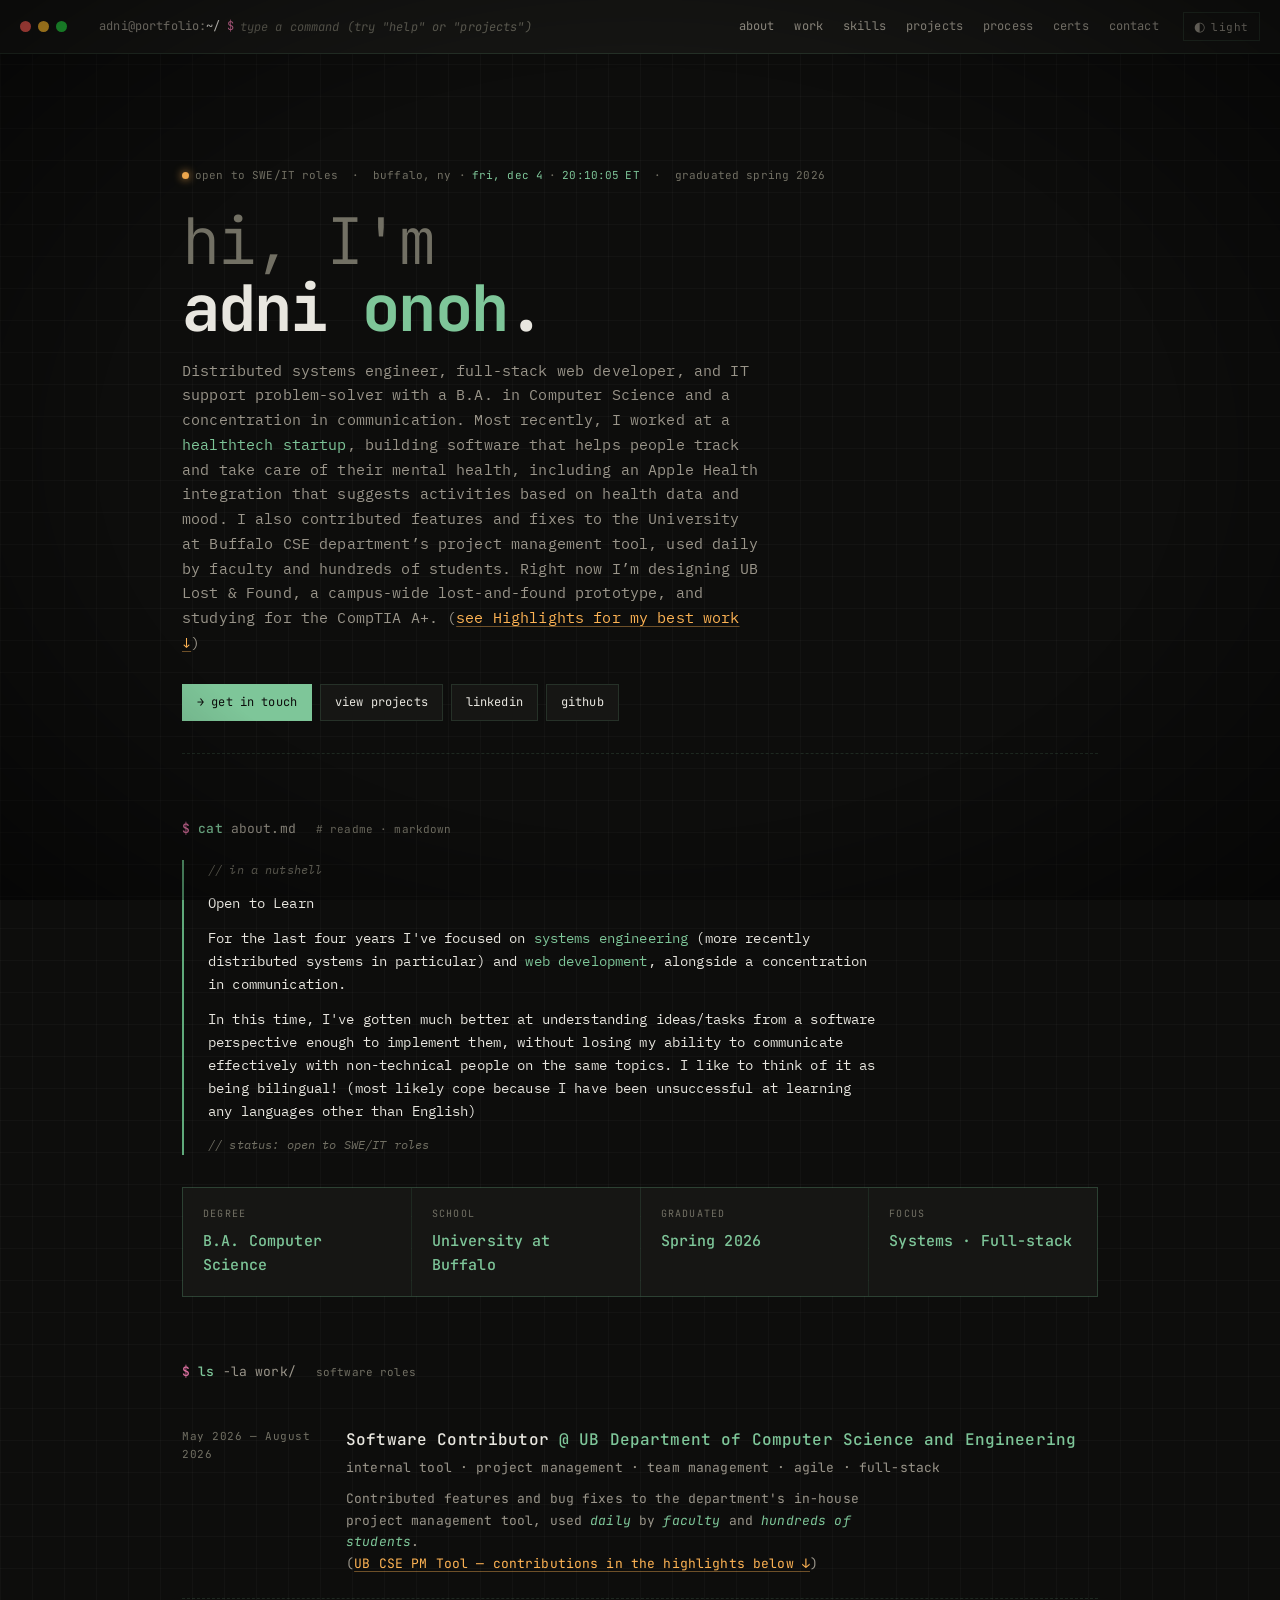
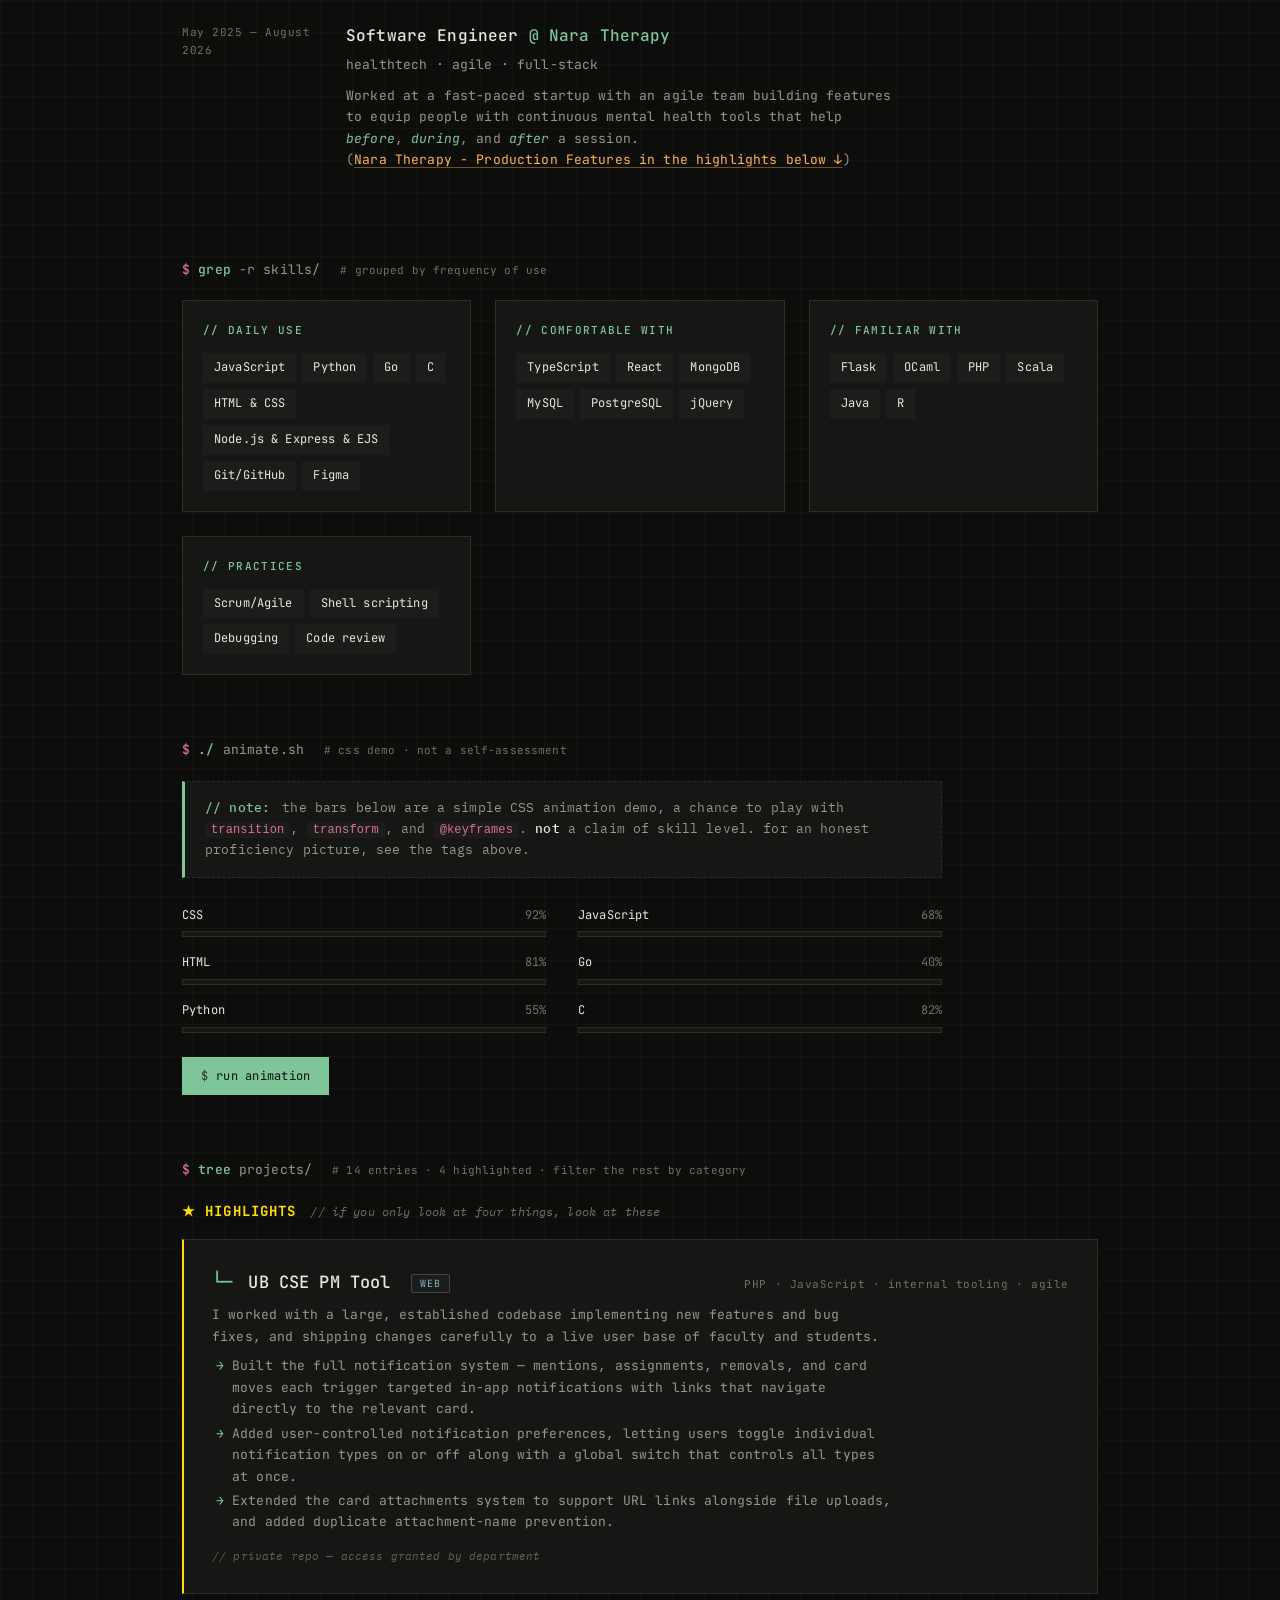
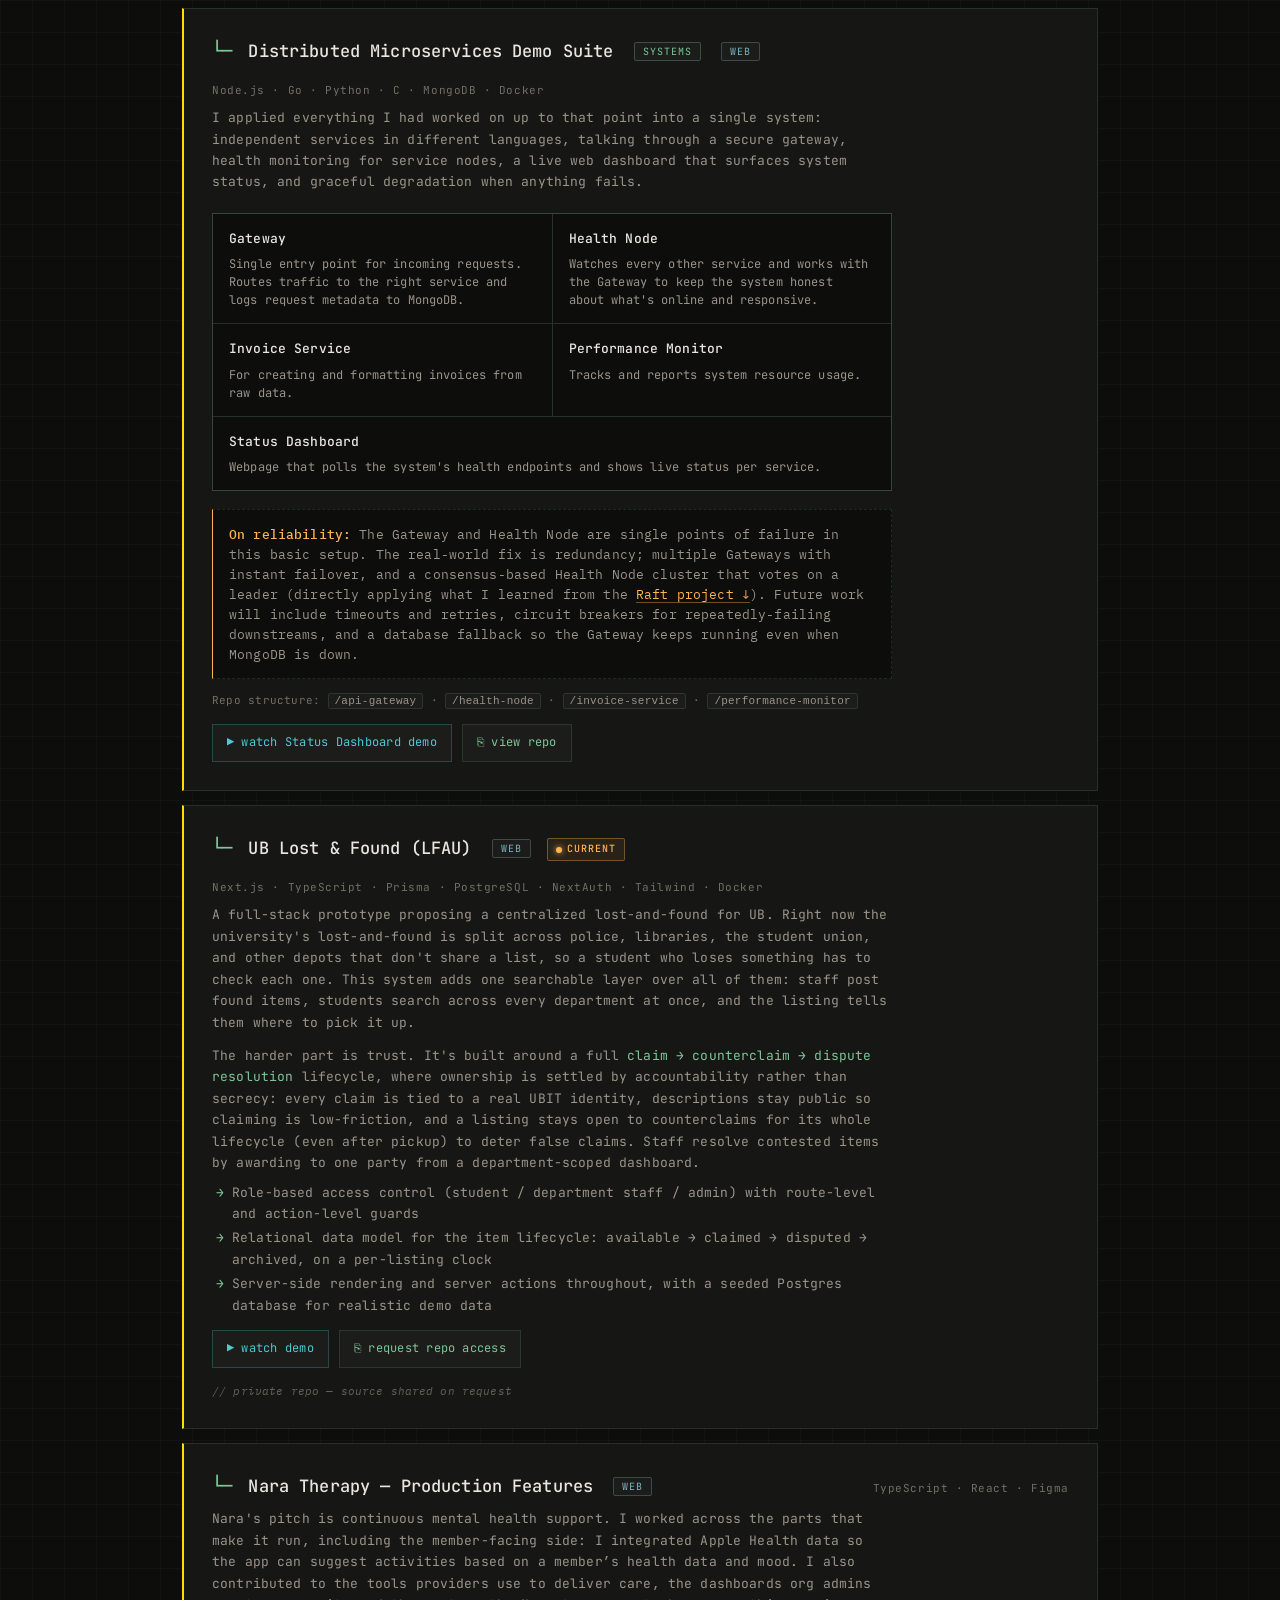
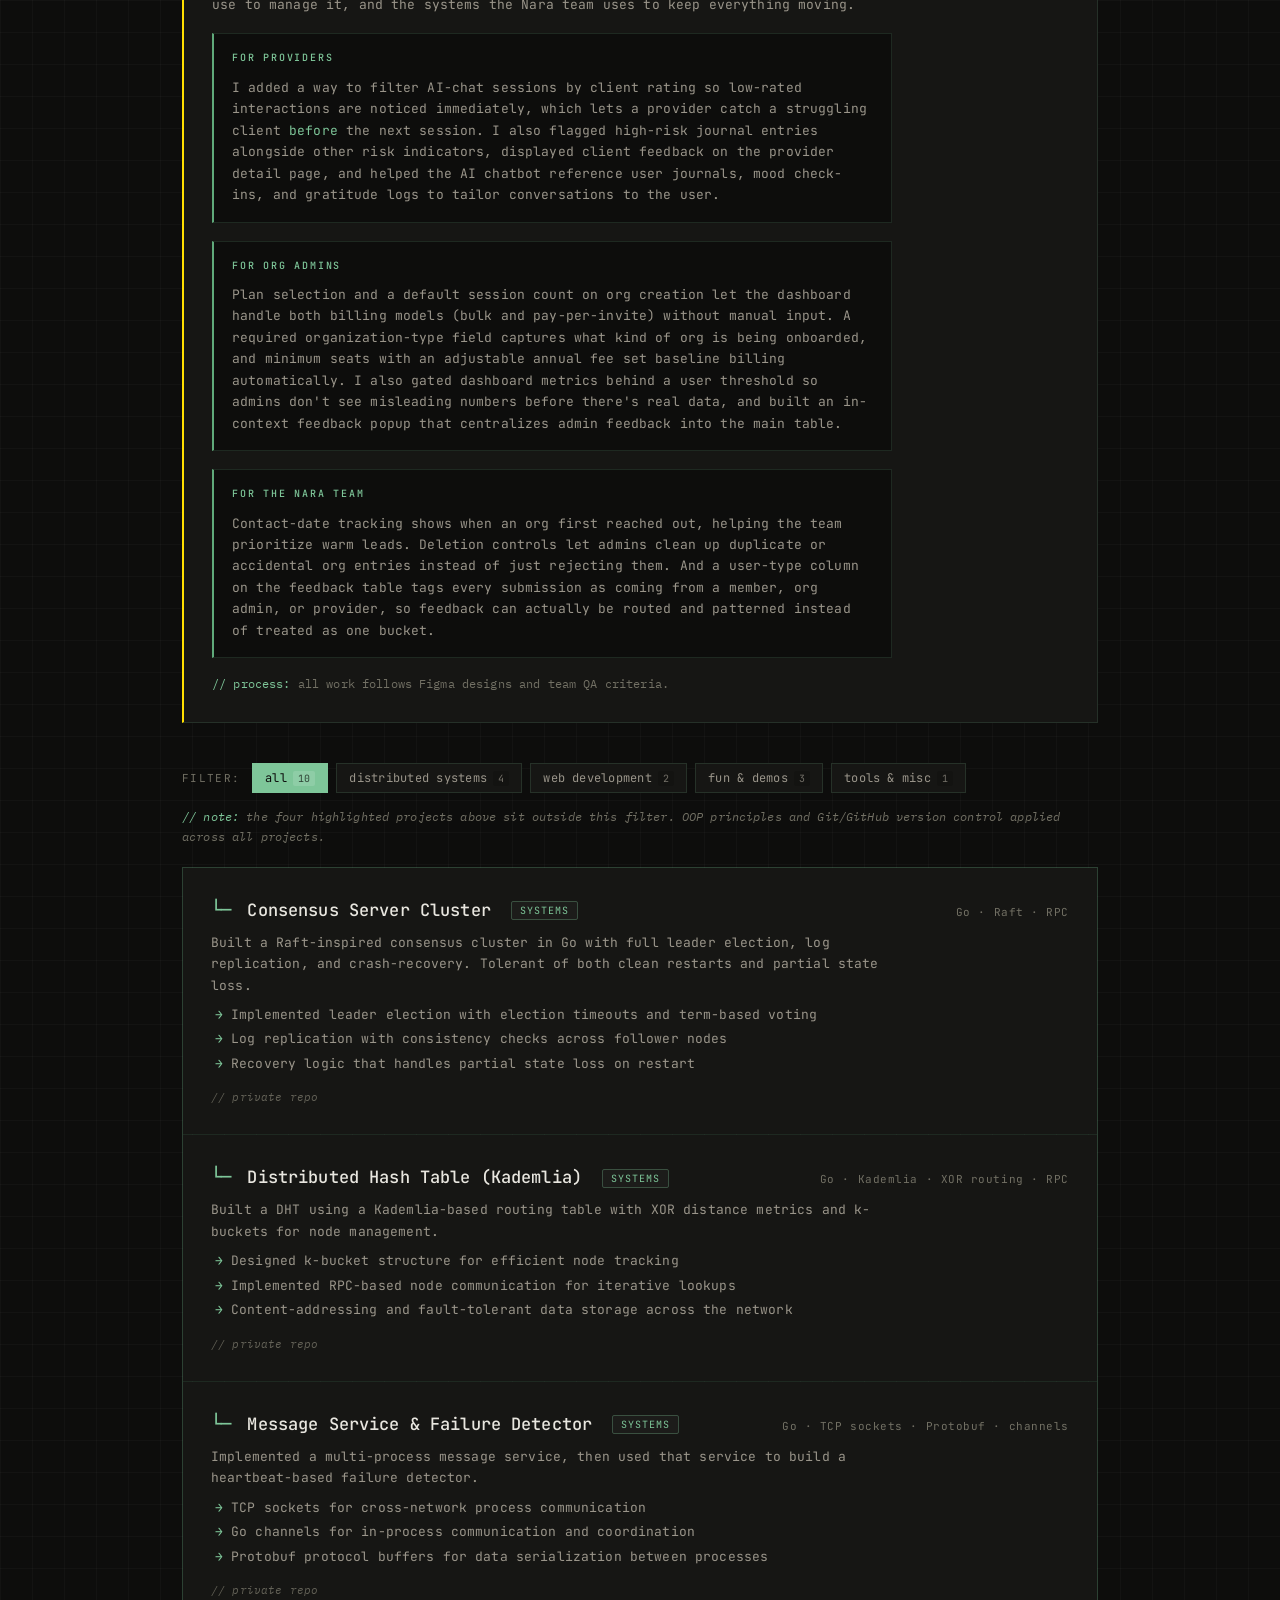
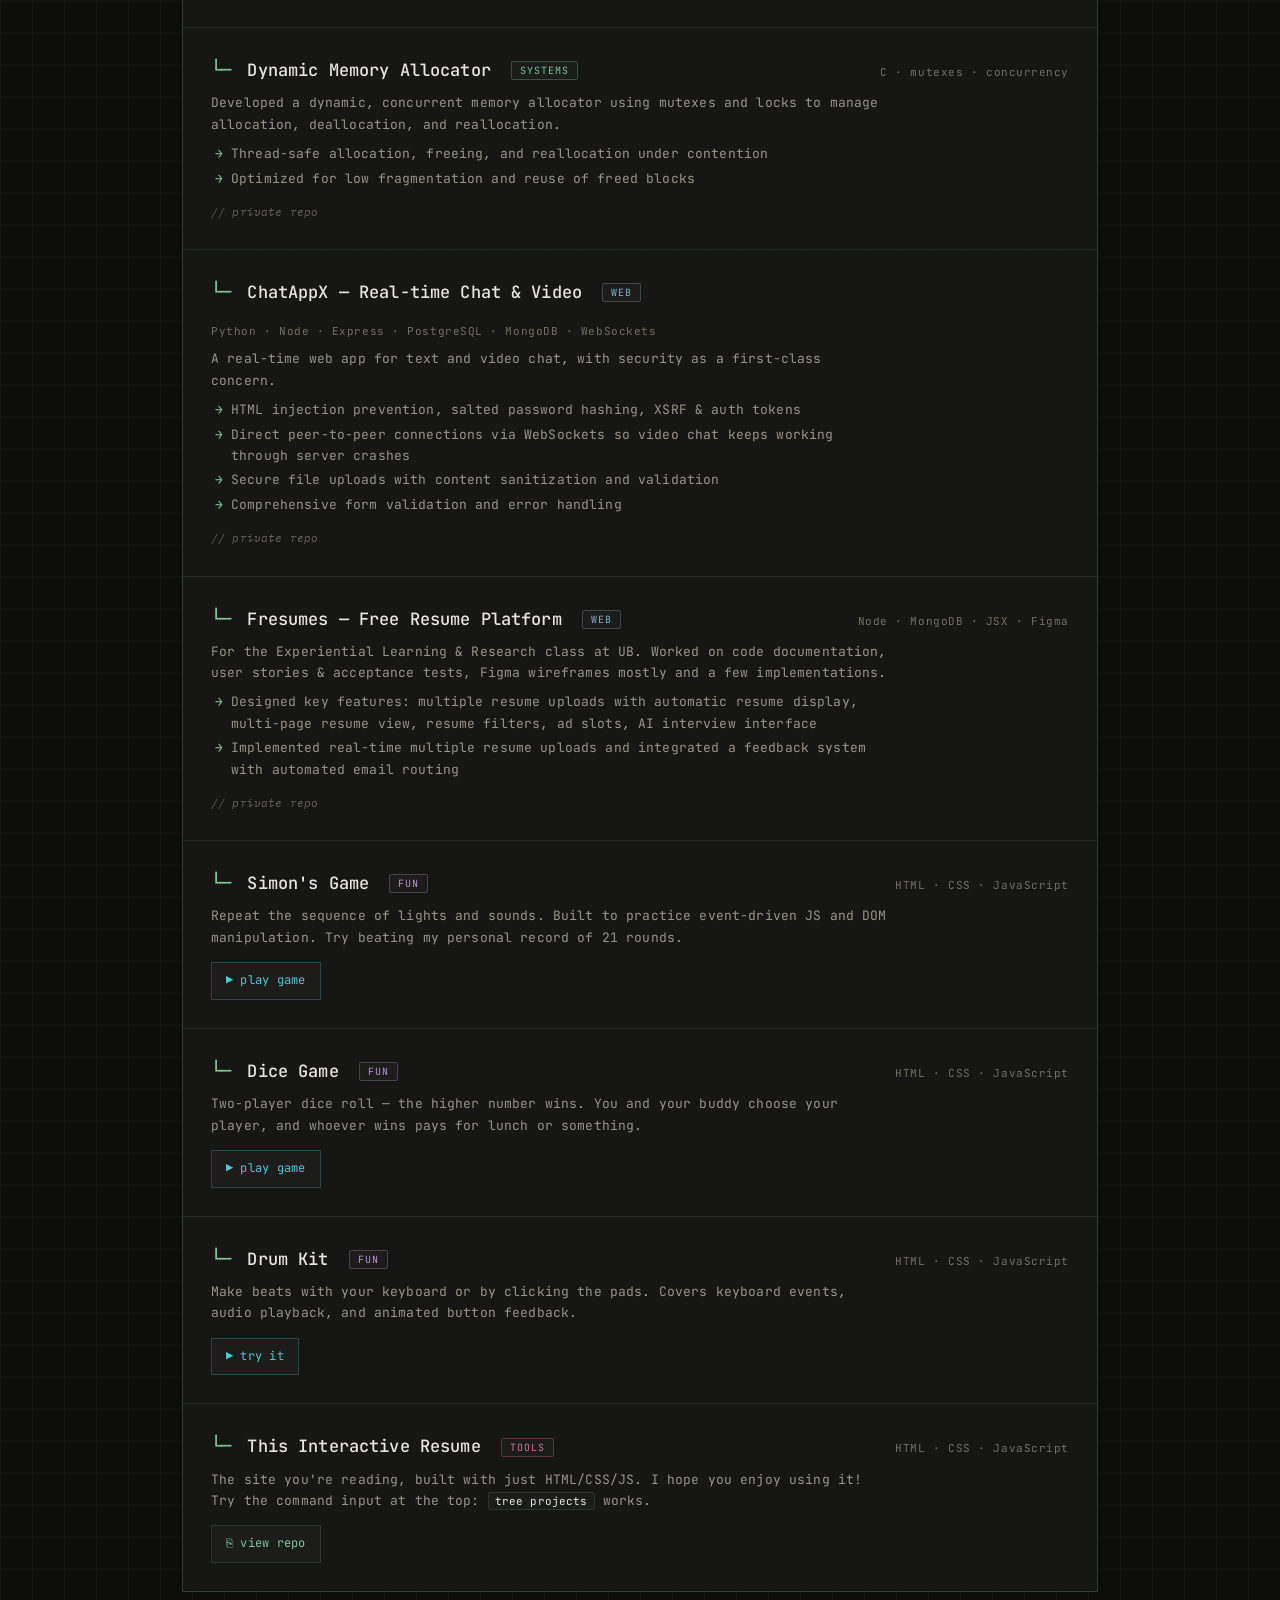
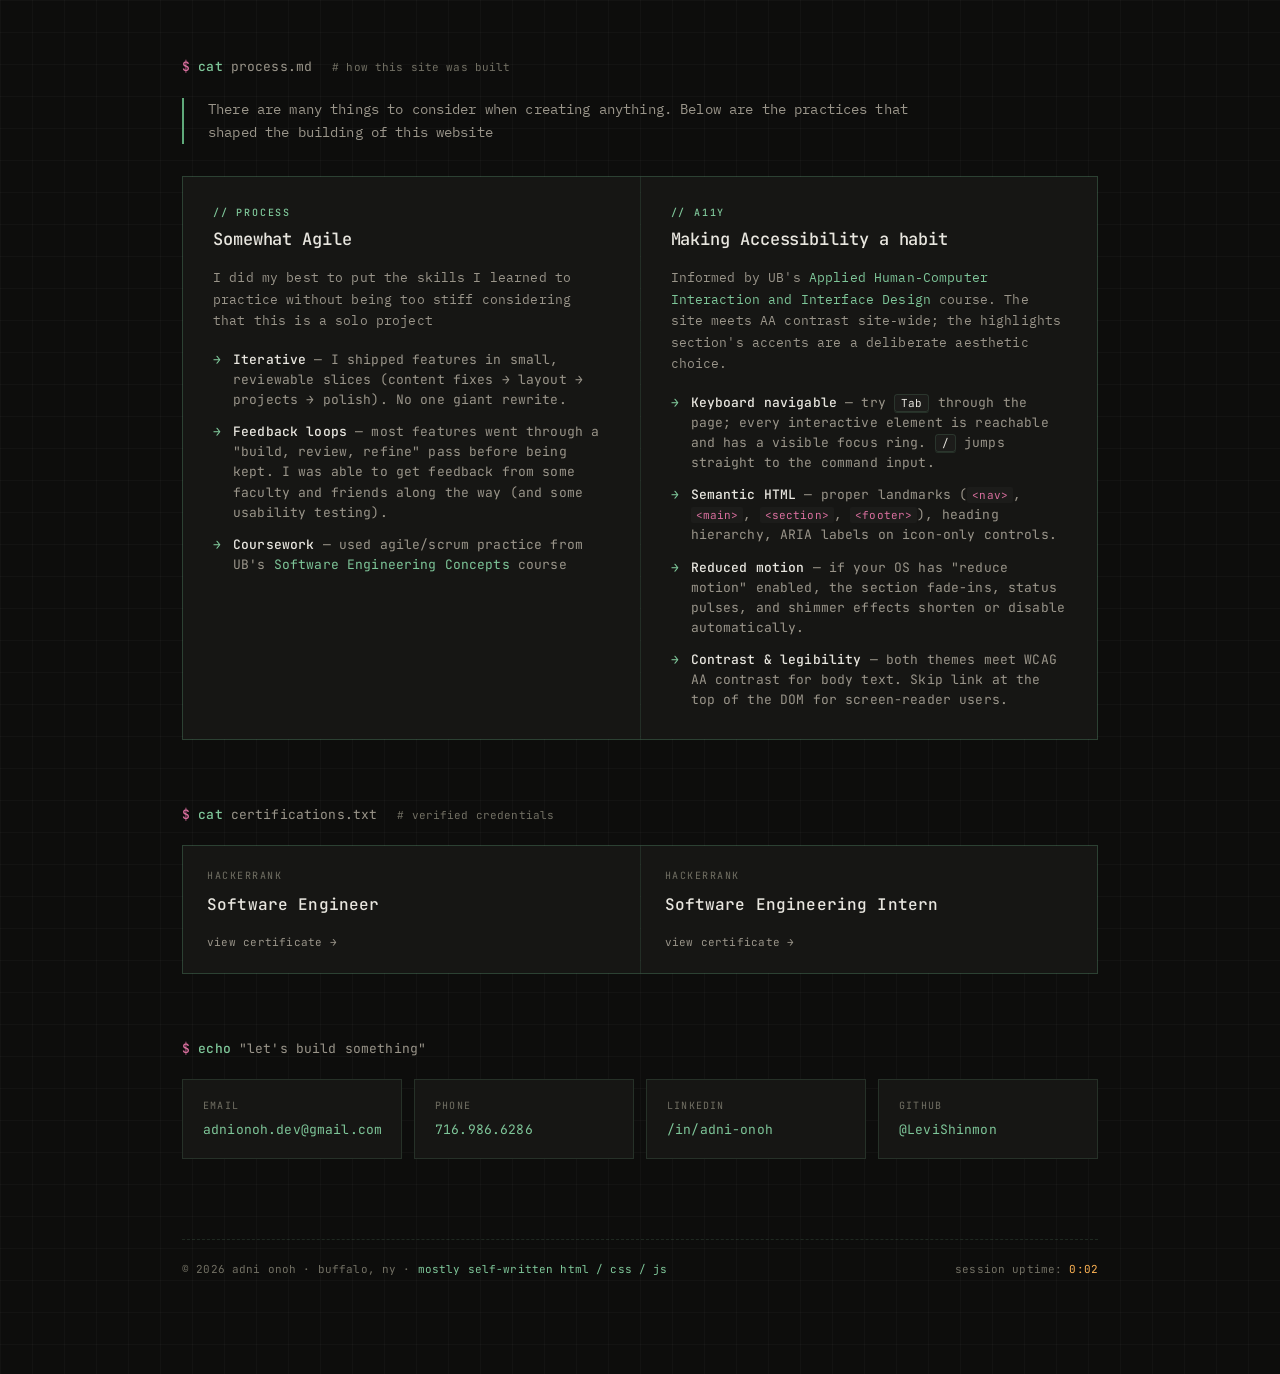
<file: index.html>
<!DOCTYPE html>
<html lang="en">
<head>
<meta charset="UTF-8" />
<meta name="viewport" content="width=device-width, initial-scale=1.0" />
<title>adni onoh — ~/portfolio</title>
<meta name="description" content="Adni Onoh — distributed systems engineer and full-stack web developer. Buffalo, NY · graduated Spring 2026.">
<link rel="preconnect" href="https://fonts.googleapis.com">
<link rel="preconnect" href="https://fonts.gstatic.com" crossorigin>
<link href="https://fonts.googleapis.com/css2?family=JetBrains+Mono:wght@300;400;500;700&family=IBM+Plex+Mono:ital,wght@0,300;0,400;0,500;1,400&display=swap" rel="stylesheet">
<link rel="stylesheet" href="style.css">
</head>
<body>

<a class="skip-link" href="#main-content">skip to content</a>

<div class="window-chrome">
  <div class="dots">
    <span class="dot dot-r"></span>
    <span class="dot dot-y"></span>
    <span class="dot dot-g"></span>
  </div>
  <div class="window-title">
    <span class="prefix">adni@portfolio:<span class="path">~/</span></span>
    <span class="command-input-wrap">
      <span class="prompt-glyph">$</span>
      <input
        id="commandInput"
        class="command-input"
        type="text"
        autocomplete="off"
        spellcheck="false"
        aria-label="Type a command to navigate"
      />
    </span>
  </div>
  <nav class="window-tabs" aria-label="Main navigation">
    <a href="#about">about</a>
    <a href="#work">work</a>
    <a href="#skills">skills</a>
    <a href="#projects">projects</a>
    <a href="#process">process</a>
    <a href="#certs">certs</a>
    <a href="#contact">contact</a>
  </nav>
  <button id="themeToggle" class="theme-toggle" type="button" aria-label="Toggle light/dark theme">
    <span class="theme-icon" aria-hidden="true">◐</span>
    <span class="theme-label">light</span>
  </button>
</div>

<main class="shell" id="main-content">

  <section class="section hero">
    <div class="hero-meta">
      <span class="status">open to SWE/IT roles</span>
      <span>·</span>
      <span class="location-clock" aria-label="Buffalo, NY current time">
        buffalo, ny ·
        <span class="clock">
          <span id="clockDate">—</span>
          <span class="clock-sep">·</span>
          <span id="clockTime">—:—:—</span>
          ET
        </span>
      </span>
      <span>·</span>
      <span>graduated spring 2026</span>
    </div>
    <h1>
      <span class="dim">hi, I'm</span><br>
      adni <span class="accent">onoh</span>.
    </h1>
    <p class="hero-tagline">
      Distributed systems engineer, full-stack web developer, and IT support problem-solver with a B.A. in Computer Science and a concentration in communication. Most recently, I worked at a <em>healthtech startup</em>, building software that helps people track and take care of their mental health, including an Apple Health integration that suggests activities based on health data and mood. I also contributed features and fixes to the University at Buffalo CSE department’s project management tool, used daily by faculty and hundreds of students. Right now I’m designing UB Lost &amp; Found, a campus-wide lost-and-found prototype, and studying for the CompTIA A+. (<a class="tagline-link" href="#projects">see Highlights for my best work ↓</a>)
    </p>
    <div class="hero-links">
      <a href="#contact" class="primary">→ get in touch</a>
      <a href="#projects">view projects</a>
      <!--<a href="https://1drv.ms/w/c/3b35ab7b8ee15eda/IQDfQgUKsM0GQL7ui5GmZOpuAesrrtbpkbjIAkxJ1DxPc0Q?e=AASBGp" target="_blank">paper resume</a>-->
      <a href="https://linkedin.com/in/adni-onoh" target="_blank">linkedin</a>
      <a href="https://github.com/LeviShinmon" target="_blank">github</a>
    </div>
  </section>

  <section class="section" id="about" aria-label="About">
    <div class="cmd"><span class="prompt">cat</span> about.md <span class="out"># readme · markdown</span></div>
    <div class="about-block">
      <p class="comment">// in a nutshell</p>
      <p>Open to Learn</p>
      <p>For the last four years I've focused on <span class="inline-accent">systems engineering</span> (more recently distributed systems in particular) and <span class="inline-accent">web development</span>, alongside a concentration in communication.</p>
      <p>In this time, I've gotten much better at understanding ideas/tasks from a software perspective enough to implement them, without losing my ability to communicate effectively with non-technical people on the same topics. I like to think of it as being bilingual! (most likely cope because I have been unsuccessful at learning any languages other than English)</p>
      <p class="comment">// status: open to SWE/IT roles</p>
    </div>

    <div class="stats">
      <div class="stat">
        <div class="stat-label">degree</div>
        <div class="stat-value">B.A. Computer Science</div>
      </div>
      <div class="stat">
        <div class="stat-label">school</div>
        <div class="stat-value">University at Buffalo</div>
      </div>
      <div class="stat">
        <div class="stat-label">graduated</div>
        <div class="stat-value">Spring 2026</div>
      </div>
      <div class="stat">
        <div class="stat-label">focus</div>
        <div class="stat-value">Systems · Full-stack</div>
      </div>
    </div>
  </section>

  <section class="section" id="work" aria-label="Work experience">
    <div class="cmd"><span class="prompt">ls</span> -la work/ <span class="out">software roles</span></div>

    <div class="entry">
      <div class="entry-meta">May 2026 — August 2026</div>
      <div>
        <div class="entry-title">Software Contributor <span class="at">@ UB Department of Computer Science and Engineering</span></div>
        <div class="entry-role">internal tool · project management · team management · agile · full-stack</div>
        <div class="entry-desc">
          <p>Contributed features and bug fixes to the department's in-house project management tool, used <span class="inline-accent"><em>daily</em></span> by <span class="inline-accent"><em>faculty</em></span> and <span class="inline-accent"><em>hundreds of students</em></span>.</p>
          <p>(<a class="tagline-link" href="#projects">UB CSE PM Tool — contributions in the highlights below ↓</a>)</p>
        </div>
      </div>
    </div>

    <div class="entry">
      <div class="entry-meta">May 2025 — August 2026</div>
      <div>
        <div class="entry-title">Software Engineer <span class="at">@ Nara Therapy</span></div>
        <div class="entry-role">healthtech · agile · full-stack</div>
        <div class="entry-desc">
          <p>Worked at a fast-paced startup with an agile team building features to equip people with continuous mental health tools that help <span class="inline-accent"><em>before</em></span>, <span class="inline-accent"><em>during</em></span>, and <span class="inline-accent"><em>after</em></span> a session.</p>
          <p>(<a class="tagline-link" href="#projects">Nara Therapy - Production Features in the highlights below ↓</a>)</p>
        </div>
      </div>
    </div>
    
  </section>

  <section class="section" id="skills" aria-label="Technical skills">
    <div class="cmd"><span class="prompt">grep</span> -r skills/ <span class="out"># grouped by frequency of use</span></div>
    <div class="skill-grid">
      <div class="skill-block">
        <h4>// daily use</h4>
        <ul class="skill-list">
          <li>JavaScript</li>
          <li>Python</li>
          <li>Go</li>
          <li>C</li>
          <li>HTML & CSS</li>
          <li>Node.js & Express & EJS</li>
          <li>Git/GitHub</li>
          <li>Figma</li>

        </ul>
      </div>
      <div class="skill-block">
        <h4>// comfortable with</h4>
        <ul class="skill-list">
          <li>TypeScript</li>
          <li>React</li>
          <li>MongoDB</li>
          <li>MySQL</li>
          <li>PostgreSQL</li>
          <li>jQuery</li>
        </ul>
      </div>
      <div class="skill-block">
        <h4>// familiar with</h4>
        <ul class="skill-list">
          <li>Flask</li>
          <li>OCaml</li>
          <li>PHP</li>
          <li>Scala</li>
          <li>Java</li>
          <li>R</li>
        </ul>
      </div>
      <div class="skill-block">
        <h4>// practices</h4>
        <ul class="skill-list">
          <li>Scrum/Agile</li>
          <li>Shell scripting</li>
          <li>Debugging</li>
          <li>Code review</li>
        </ul>
      </div>
    </div>

    <div class="css-demo">
      <div class="cmd cmd-demo"><span class="prompt">./</span>animate.sh <span class="out"># css demo · not a self-assessment</span></div>
      <div class="demo-note">
        <span class="demo-note-label">// note:</span>
        the bars below are a simple CSS animation demo, a chance to play with <code>transition</code>, <code>transform</code>, and <code>@keyframes</code>. <strong>not</strong> a claim of skill level. for an honest proficiency picture, see the tags above.
      </div>
      <div class="skill-bars">
        <div class="bar-item">
          <div class="bar-row"><span class="bar-name">CSS</span><span class="bar-pct">92%</span></div>
          <div class="bar-track"><div class="bar-fill" data-width="92"></div></div>
        </div>
        <div class="bar-item">
          <div class="bar-row"><span class="bar-name">JavaScript</span><span class="bar-pct">68%</span></div>
          <div class="bar-track"><div class="bar-fill" data-width="68"></div></div>
        </div>
        <div class="bar-item">
          <div class="bar-row"><span class="bar-name">HTML</span><span class="bar-pct">81%</span></div>
          <div class="bar-track"><div class="bar-fill" data-width="81"></div></div>
        </div>
        <div class="bar-item">
          <div class="bar-row"><span class="bar-name">Go</span><span class="bar-pct">40%</span></div>
          <div class="bar-track"><div class="bar-fill" data-width="40"></div></div>
        </div>
        <div class="bar-item">
          <div class="bar-row"><span class="bar-name">Python</span><span class="bar-pct">55%</span></div>
          <div class="bar-track"><div class="bar-fill" data-width="55"></div></div>
        </div>
        <div class="bar-item">
          <div class="bar-row"><span class="bar-name">C</span><span class="bar-pct">82%</span></div>
          <div class="bar-track"><div class="bar-fill" data-width="82"></div></div>
        </div>
      </div>
      <button id="animateBtn" class="animate-btn" type="button">
        <span class="btn-prompt">$</span> <span class="btn-label">run animation</span>
      </button>
    </div>
  </section>

  <section class="section" id="projects" aria-label="Projects">
    <div class="cmd"><span class="prompt">tree</span> projects/ <span class="out"># 14 entries · 4 highlighted · filter the rest by category</span></div>

    <!-- ============================================================
         HIGHLIGHTS — the four projects worth seeing first.
         Curated and not part of the filterable grid below.
         ============================================================ -->
    <div class="highlights" aria-label="Highlighted projects">
      <div class="highlights-head">
        <span class="highlights-title">★ highlights</span>
        <span class="highlights-sub">// if you only look at four things, look at these</span>
      </div>

      <!-- UB CSE PM Tool -->
      <div class="project project-highlight" data-category="web">
        <div class="project-header">
          <div class="project-name">
            UB CSE PM Tool
            <span class="cat-tag">web</span>
            <!-- <span class="current-tag">current</span> -->
          </div>
          <div class="project-tech">PHP · JavaScript · internal tooling · agile</div>
        </div>
        <div class="project-desc">
          I worked with a large, established codebase implementing new features and bug fixes, and shipping changes carefully to a live user base of faculty and students.
          <ul>
            <li>Built the full notification system — mentions, assignments, removals, and card moves each trigger targeted in-app notifications with links that navigate directly to the relevant card.</li>
            <li>Added user-controlled notification preferences, letting users toggle individual notification types on or off along with a global switch that controls all types at once.</li>
            <li>Extended the card attachments system to support URL links alongside file uploads, and added duplicate attachment-name prevention.</li>
            
          </ul>
          <p class="repo-note">// private repo — access granted by department</p>
        </div>
      </div>

      <!-- Distributed Microservices Demo Suite -->
      <div class="project project-highlight" data-category="systems">
        <div class="project-header">
          <div class="project-name">
            Distributed Microservices Demo Suite
            <span class="cat-tag">systems</span>
            <span class="cat-tag" style="color: var(--cyan); border-color: rgba(127, 179, 196, 0.3);">web</span>
            <!-- <span class="current-tag">current</span> -->
          </div>
          <div class="project-tech">Node.js · Go · Python · C · MongoDB · Docker</div>
        </div>
        <div class="project-desc">
          I applied everything I had worked on up to that point into a single system: independent services in different languages, talking through a secure gateway, health monitoring for service nodes, a live web dashboard that surfaces system status, and graceful degradation when anything fails.
          <div class="microservices">
            <div class="microservice">
              <div class="microservice-name">Gateway</div>
              <div class="microservice-role">Single entry point for incoming requests. Routes traffic to the right service and logs request metadata to MongoDB.</div>
            </div>
            <div class="microservice">
              <div class="microservice-name">Health Node</div>
              <div class="microservice-role">Watches every other service and works with the Gateway to keep the system honest about what's online and responsive.</div>
            </div>
            <div class="microservice">
              <div class="microservice-name">Invoice Service</div>
              <div class="microservice-role">For creating and formatting invoices from raw data.</div>
            </div>
            <div class="microservice">
              <div class="microservice-name">Performance Monitor</div>
              <div class="microservice-role">Tracks and reports system resource usage.</div>
            </div>
            <div class="microservice">
              <div class="microservice-name">Status Dashboard</div>
              <div class="microservice-role">Webpage that polls the system's health endpoints and shows live status per service.</div>
            </div>
            <!-- <div class="microservice">
              <div class="microservice-name">✦ That's it, folks!</div>
              <div class="microservice-role">This shouldn't be here but an empty grid just looks off (desktop relevant) </div>
            </div> -->
          </div>
          <p class="microservices-footnote">
            <strong>On reliability:</strong> The Gateway and Health Node are single points of failure in this basic setup. The real-world fix is redundancy; multiple Gateways with instant failover, and a consensus-based Health Node cluster that votes on a leader (directly applying what I learned from the <a class="tagline-link" href="#proj-raft">Raft project ↓</a>). Future work will include timeouts and retries, circuit breakers for repeatedly-failing downstreams, and a database fallback so the Gateway keeps running even when MongoDB is down.
          </p>
          <p class="microservices-folders">
            Repo structure: <code>/api-gateway</code> · <code>/health-node</code> · <code>/invoice-service</code> · <code>/performance-monitor</code>
          </p>
          <div class="project-actions">
            <!-- TODO: swap href="#" for the real demo video URL once recorded -->
            <!-- <a class="play-link" href="media/distributed-microservices-demo-video.mp4" target="_blank">▶ watch Status Dashboard demo </a>  -->
            <a class="play-link" href="https://youtu.be/HS5Vh9q0Cmws" target="_blank">▶ watch Status Dashboard demo </a> 
            <a class="repo-link" href="https://github.com/LeviShinmon/distributed-microservices-demo-suite" target="_blank">⎘ view repo</a>
          </div>
        </div>
      </div>

      <!-- UB Lost & Found (LFAU) -->
      <div class="project project-highlight" data-category="web">
        <div class="project-header">
          <div class="project-name">
            UB Lost &amp; Found (LFAU)
            <span class="cat-tag">web</span>
            <span class="current-tag">current</span>
          </div>
          <div class="project-tech">Next.js · TypeScript · Prisma · PostgreSQL · NextAuth · Tailwind · Docker</div>
        </div>
        <div class="project-desc">
          A full-stack prototype proposing a centralized lost-and-found for UB. Right now the university's lost-and-found is split across police, libraries, the student union, and other depots that don't share a list, so a student who loses something has to check each one. This system adds one searchable layer over all of them: staff post found items, students search across every department at once, and the listing tells them where to pick it up.
          <p class="lfau-trust">
            The harder part is trust. It's built around a full <em>claim → counterclaim → dispute resolution</em> lifecycle, where ownership is settled by accountability rather than secrecy: every claim is tied to a real UBIT identity, descriptions stay public so claiming is low-friction, and a listing stays open to counterclaims for its whole lifecycle (even after pickup) to deter false claims. Staff resolve contested items by awarding to one party from a department-scoped dashboard.
          </p>
          <ul>
            <li>Role-based access control (student / department staff / admin) with route-level and action-level guards</li>
            <li>Relational data model for the item lifecycle: available → claimed → disputed → archived, on a per-listing clock</li>
            <li>Server-side rendering and server actions throughout, with a seeded Postgres database for realistic demo data</li>
          </ul>
          <div class="project-actions">
            <!-- TODO: swap href="#" for the real demo video URL once recorded -->
            <!-- <a class="play-link" href="media/ublf-demo-video.mp4" target="_blank">▶ watch demo</a>  -->
            <a class="play-link" href="https://youtu.be/KfjSxxP3aZs" target="_blank">▶ watch demo</a> 
            <a class="repo-link" href="mailto:adnionoh.dev@gmail.com?subject=LFAU%20repo%20access%20request&amp;body=Hi%20Adni%2C%20I'd%20like%20to%20see%20the%20LFAU%20source.">⎘ request repo access</a>
          </div>
          <p class="repo-note">// private repo — source shared on request</p>
        </div>
      </div>

      <!-- Nara Therapy — Production Features -->
      <div class="project project-highlight" data-category="web">
        <div class="project-header">
          <div class="project-name">
            Nara Therapy — Production Features
            <span class="cat-tag">web</span>
            <!-- <span class="current-tag">current</span> -->
          </div>
          <div class="project-tech">TypeScript · React · Figma</div>
        </div>
        <div class="project-desc">
          Nara's pitch is continuous mental health support. I worked across the parts that make it run, including the member-facing side: I integrated Apple Health data so the app can suggest activities based on a member’s health data and mood. I also contributed to the tools providers use to deliver care, the dashboards org admins use to manage it, and the systems the Nara team uses to keep everything moving.
          <div class="impact-group">
            <div class="impact-group-label">For providers</div>
            <p class="impact-paragraph">
              I added a way to filter AI-chat sessions by client rating so low-rated interactions are noticed immediately, which lets a provider catch a struggling client <em>before</em> the next session. I also flagged high-risk journal entries alongside other risk indicators, displayed client feedback on the provider detail page, and helped the AI chatbot reference user journals, mood check-ins, and gratitude logs to tailor conversations to the user.
            </p>
          </div>

          <div class="impact-group">
            <div class="impact-group-label">For org admins</div>
            <p class="impact-paragraph">
              Plan selection and a default session count on org creation let the dashboard handle both billing models (bulk and pay-per-invite) without manual input. A required organization-type field captures what kind of org is being onboarded, and minimum seats with an adjustable annual fee set baseline billing automatically. I also gated dashboard metrics behind a user threshold so admins don't see misleading numbers before there's real data, and built an in-context feedback popup that centralizes admin feedback into the main table.
            </p>
          </div>

          <div class="impact-group">
            <div class="impact-group-label">For the Nara team</div>
            <p class="impact-paragraph">
              Contact-date tracking shows when an org first reached out, helping the team prioritize warm leads. Deletion controls let admins clean up duplicate or accidental org entries instead of just rejecting them. And a user-type column on the feedback table tags every submission as coming from a member, org admin, or provider, so feedback can actually be routed and patterned instead of treated as one bucket.
            </p>
          </div>

          <p class="impact-process">
            <span class="inline-accent">// process:</span> all work follows Figma designs and team QA criteria.
          </p>
        </div>
      </div>


    </div>
    <!-- end highlights -->

    <div class="filter-bar" role="group" aria-label="Filter projects by category">
      <span class="filter-label" aria-hidden="true">filter:</span>
      <button class="filter-chip active" data-filter="all" type="button" aria-pressed="true">all <span class="count">10</span></button>
      <button class="filter-chip" data-filter="systems" type="button" aria-pressed="false">distributed systems <span class="count">4</span></button>
      <button class="filter-chip" data-filter="web" type="button" aria-pressed="false">web development <span class="count">2</span></button>
      <button class="filter-chip" data-filter="fun" type="button" aria-pressed="false">fun &amp; demos <span class="count">3</span></button>
      <button class="filter-chip" data-filter="tools" type="button" aria-pressed="false">tools &amp; misc <span class="count">1</span></button>
    </div>

    <p class="projects-note"><span class="inline-accent">// note:</span> the four highlighted projects above sit outside this filter. OOP principles and Git/GitHub version control applied across all projects.</p>

    <div class="projects">

      <!-- ===== DISTRIBUTED SYSTEMS — completed coursework ===== -->

      <div class="project" id="proj-raft" data-category="systems">
        <div class="project-header">
          <div class="project-name">Consensus Server Cluster <span class="cat-tag">systems</span></div>
          <div class="project-tech">Go · Raft · RPC</div>
        </div>
        <div class="project-desc">
          Built a Raft-inspired consensus cluster in Go with full leader election, log replication, and crash-recovery. Tolerant of both clean restarts and partial state loss.
          <ul>
            <li>Implemented leader election with election timeouts and term-based voting</li>
            <li>Log replication with consistency checks across follower nodes</li>
            <li>Recovery logic that handles partial state loss on restart</li>
          </ul>
          <p class="repo-note">// private repo</p>
        </div>
      </div>

      <div class="project" data-category="systems">
        <div class="project-header">
          <div class="project-name">Distributed Hash Table (Kademlia) <span class="cat-tag">systems</span></div>
          <div class="project-tech">Go · Kademlia · XOR routing · RPC</div>
        </div>
        <div class="project-desc">
          Built a DHT using a Kademlia-based routing table with XOR distance metrics and k-buckets for node management.
          <ul>
            <li>Designed k-bucket structure for efficient node tracking</li>
            <li>Implemented RPC-based node communication for iterative lookups</li>
            <li>Content-addressing and fault-tolerant data storage across the network</li>
          </ul>
          <p class="repo-note">// private repo</p>
        </div>
      </div>

      <div class="project" data-category="systems">
        <div class="project-header">
          <div class="project-name">Message Service &amp; Failure Detector <span class="cat-tag">systems</span></div>
          <div class="project-tech">Go · TCP sockets · Protobuf · channels</div>
        </div>
        <div class="project-desc">
          Implemented a multi-process message service, then used that service to build a heartbeat-based failure detector.
          <ul>
            <li>TCP sockets for cross-network process communication</li>
            <li>Go channels for in-process communication and coordination</li>
            <li>Protobuf protocol buffers for data serialization between processes</li>
          </ul>
          <p class="repo-note">// private repo</p>
        </div>
      </div>

      <div class="project" data-category="systems">
        <div class="project-header">
          <div class="project-name">Dynamic Memory Allocator <span class="cat-tag">systems</span></div>
          <div class="project-tech">C · mutexes · concurrency</div>
        </div>
        <div class="project-desc">
          Developed a dynamic, concurrent memory allocator using mutexes and locks to manage allocation, deallocation, and reallocation.
          <ul>
            <li>Thread-safe allocation, freeing, and reallocation under contention</li>
            <li>Optimized for low fragmentation and reuse of freed blocks</li>
          </ul>
          <p class="repo-note">// private repo</p>
        </div>
      </div>

      <!-- ===== WEB — completed ===== -->

      <div class="project" data-category="web">
        <div class="project-header">
          <div class="project-name">ChatAppX — Real-time Chat &amp; Video <span class="cat-tag">web</span></div>
          <div class="project-tech">Python · Node · Express · PostgreSQL · MongoDB · WebSockets</div>
        </div>
        <div class="project-desc">
          A real-time web app for text and video chat, with security as a first-class concern.
          <ul>
            <li>HTML injection prevention, salted password hashing, XSRF &amp; auth tokens</li>
            <li>Direct peer-to-peer connections via WebSockets so video chat keeps working through server crashes</li>
            <li>Secure file uploads with content sanitization and validation</li>
            <li>Comprehensive form validation and error handling</li>
          </ul>
          <p class="repo-note">// private repo</p>
        </div>
      </div>

      <div class="project" data-category="web">
        <div class="project-header">
          <div class="project-name">Fresumes — Free Resume Platform <span class="cat-tag">web</span></div>
          <div class="project-tech">Node · MongoDB · JSX · Figma</div>
        </div>
        <div class="project-desc">
          For the Experiential Learning & Research class at UB. Worked on code documentation, user stories & acceptance tests, Figma wireframes mostly and a few implementations.
          <ul>
            <li>Designed key features: multiple resume uploads with automatic resume display, multi-page resume view, resume filters, ad slots, AI interview interface</li>
            <li>Implemented real-time multiple resume uploads and integrated a feedback system with automated email routing</li>
          </ul>
          <p class="repo-note">// private repo</p>
        </div>
      </div>

      <!-- ===== FUN &amp; DEMOS ===== -->

      <div class="project" data-category="fun">
        <div class="project-header">
          <div class="project-name">Simon's Game <span class="cat-tag">fun</span></div>
          <div class="project-tech">HTML · CSS · JavaScript</div>
        </div>
        <div class="project-desc">
          Repeat the sequence of lights and sounds. Built to practice event-driven JS and DOM manipulation. Try beating my personal record of 21 rounds.
          <div class="project-actions">
            <a class="play-link" href="mini-projects/Simon+Game+Challenge+Starting+Files/Simon Game Challenge Starting Files/index.html" target="_blank">▶ play game</a>
          </div>
        </div>
      </div>

      <div class="project" data-category="fun">
        <div class="project-header">
          <div class="project-name">Dice Game <span class="cat-tag">fun</span></div>
          <div class="project-tech">HTML · CSS · JavaScript</div>
        </div>
        <div class="project-desc">
          Two-player dice roll — the higher number wins. You and your buddy choose your player, and whoever wins pays for lunch or something.
          <div class="project-actions">
            <a class="play-link" href="mini-projects/Dicee+Challenge+-+Starting+Files/dicee.html" target="_blank">▶ play game</a>
          </div>
        </div>
      </div>

      <div class="project" data-category="fun">
        <div class="project-header">
          <div class="project-name">Drum Kit <span class="cat-tag">fun</span></div>
          <div class="project-tech">HTML · CSS · JavaScript</div>
        </div>
        <div class="project-desc">
          Make beats with your keyboard or by clicking the pads. Covers keyboard events, audio playback, and animated button feedback.
          <div class="project-actions">
            <a class="play-link" href="mini-projects/Drum+Kit+Starting+Files/Drum Kit Starting Files/index.html" target="_blank">▶ try it</a>
          </div>
        </div>
      </div>

      <!-- ===== TOOLS &amp; MISC ===== -->

      <div class="project" data-category="tools">
        <div class="project-header">
          <div class="project-name">This Interactive Resume <span class="cat-tag">tools</span></div>
          <div class="project-tech">HTML · CSS · JavaScript</div>
        </div>
        <div class="project-desc">
          The site you're reading, built with just HTML/CSS/JS. I hope you enjoy using it! Try the command input at the top: <kbd class="inline-kbd">tree projects</kbd> works.
          <div class="project-actions">
            <a class="repo-link" href="https://github.com/LeviShinmon/InteractiveResume" target="_blank">⎘ view repo</a>
          </div>
        </div>
      </div>

    </div>
  </section>

  <section class="section" id="process" aria-label="Process and practice">
    <div class="cmd"><span class="prompt">cat</span> process.md <span class="out"># how this site was built</span></div>
    <p class="process-intro">
      There are many things to consider when creating anything. Below are the practices that shaped the building of this website
    </p>

    <div class="process-grid">
      <div class="process-col">
        <h3 class="process-col-title">
          <span class="process-col-tag">// process</span>
          Somewhat Agile
        </h3>
        <p class="process-col-blurb">I did my best to put the skills I learned to practice without being too stiff considering that this is a solo project</p>
        <ul class="process-list">
          <li><strong>Iterative</strong> — I shipped features in small, reviewable slices (content fixes → layout → projects → polish). No one giant rewrite.</li>
          <li><strong>Feedback loops</strong> — most features went through a "build, review, refine" pass before being kept. I was able to get feedback from some faculty and friends along the way (and some usability testing).</li>
          <li><strong>Coursework</strong> — used agile/scrum practice from UB's <em>Software Engineering Concepts</em> course</li>
        </ul>
      </div>

      <div class="process-col">
        <h3 class="process-col-title">
          <span class="process-col-tag">// a11y</span>
          Making Accessibility a habit
        </h3>
        <p class="process-col-blurb">Informed by UB's <em>Applied Human-Computer Interaction and Interface Design</em> course. The site meets AA contrast site-wide; the highlights section's accents are a deliberate aesthetic choice.</p>
        <ul class="process-list">
          <li><strong>Keyboard navigable</strong> — try <kbd>Tab</kbd> through the page; every interactive element is reachable and has a visible focus ring. <kbd>/</kbd> jumps straight to the command input.</li>
          <li><strong>Semantic HTML</strong> — proper landmarks (<code>&lt;nav&gt;</code>, <code>&lt;main&gt;</code>, <code>&lt;section&gt;</code>, <code>&lt;footer&gt;</code>), heading hierarchy, ARIA labels on icon-only controls.</li>
          <li><strong>Reduced motion</strong> — if your OS has "reduce motion" enabled, the section fade-ins, status pulses, and shimmer effects shorten or disable automatically.</li>
          <li><strong>Contrast &amp; legibility</strong> — both themes meet WCAG AA contrast for body text. Skip link at the top of the DOM for screen-reader users.</li>
        </ul>
      </div>
    </div>
  </section>

  <section class="section" id="certs" aria-label="Certifications">
    <div class="cmd"><span class="prompt">cat</span> certifications.txt <span class="out"># verified credentials</span></div>
    <div class="cert-grid">
      <a class="cert-card" href="https://www.hackerrank.com/certificates/8c1674c712a2" target="_blank">
        <div class="cert-issuer">HackerRank</div>
        <div class="cert-title">Software Engineer</div>
        <div class="cert-link">view certificate →</div>
      </a>
      <a class="cert-card" href="https://www.hackerrank.com/certificates/5f3894b23be3" target="_blank">
        <div class="cert-issuer">HackerRank</div>
        <div class="cert-title">Software Engineering Intern</div>
        <div class="cert-link">view certificate →</div>
      </a>
    </div>
  </section>

  <section class="section" id="contact" aria-label="Contact">
    <div class="cmd"><span class="prompt">echo</span> "let's build something"</div>
    <div class="contact-grid">
      <a class="contact-card" href="mailto:adnionoh.dev@gmail.com">
        <div class="contact-card-label">email</div>
        <div class="contact-card-value">adnionoh.dev@gmail.com</div>
      </a>
      <a class="contact-card" href="tel:+17169866286">
        <div class="contact-card-label">phone</div>
        <div class="contact-card-value">716.986.6286</div>
      </a>
      <a class="contact-card" href="https://linkedin.com/in/adni-onoh" target="_blank">
        <div class="contact-card-label">linkedin</div>
        <div class="contact-card-value">/in/adni-onoh</div>
      </a>
      <a class="contact-card" href="https://github.com/LeviShinmon" target="_blank">
        <div class="contact-card-label">github</div>
        <div class="contact-card-value">@LeviShinmon</div>
      </a>
    </div>
  </section>

  <footer>
    <div>© 2026 adni onoh · buffalo, ny · <span class="accent">mostly self-written html / css / js</span></div>
    <div>session uptime: <span id="footerUptime" class="uptime-marker">0:00</span></div>
  </footer>
</main>

<script src="index.js"></script>

</body>
</html>
</file>
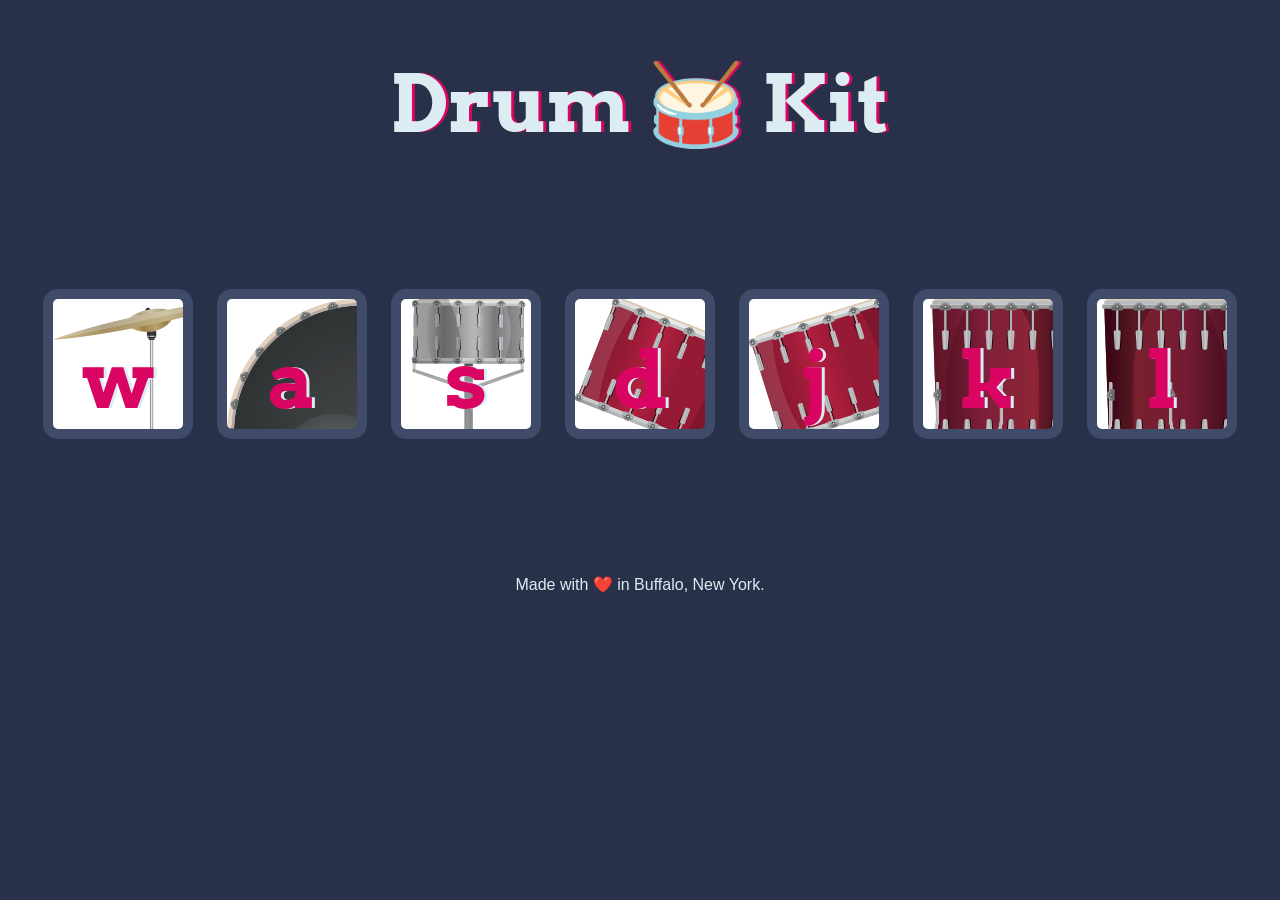
<file: mini-projects/Drum+Kit+Starting+Files/Drum Kit Starting Files/index.html>
<!DOCTYPE html>
<html lang="en" dir="ltr">

<head>
  <meta charset="utf-8">
  <title>Drum Kit</title>
  <link rel="stylesheet" href="styles.css">
  <link href="https://fonts.googleapis.com/css?family=Arvo" rel="stylesheet">
</head>

<body>

  <h1 id="title">Drum 🥁 Kit</h1>
  <div class="set">
    <button class="w drum">w</button>
    <button class="a drum">a</button>
    <button class="s drum">s</button>
    <button class="d drum">d</button>
    <button class="j drum">j</button>
    <button class="k drum">k</button>
    <button class="l drum">l</button>
  </div>


  <footer>
    Made with ❤️ in Buffalo, New York.
  </footer>

  <script src="index.js" charset="utf-8"></script>
</body>

</html>
</file>
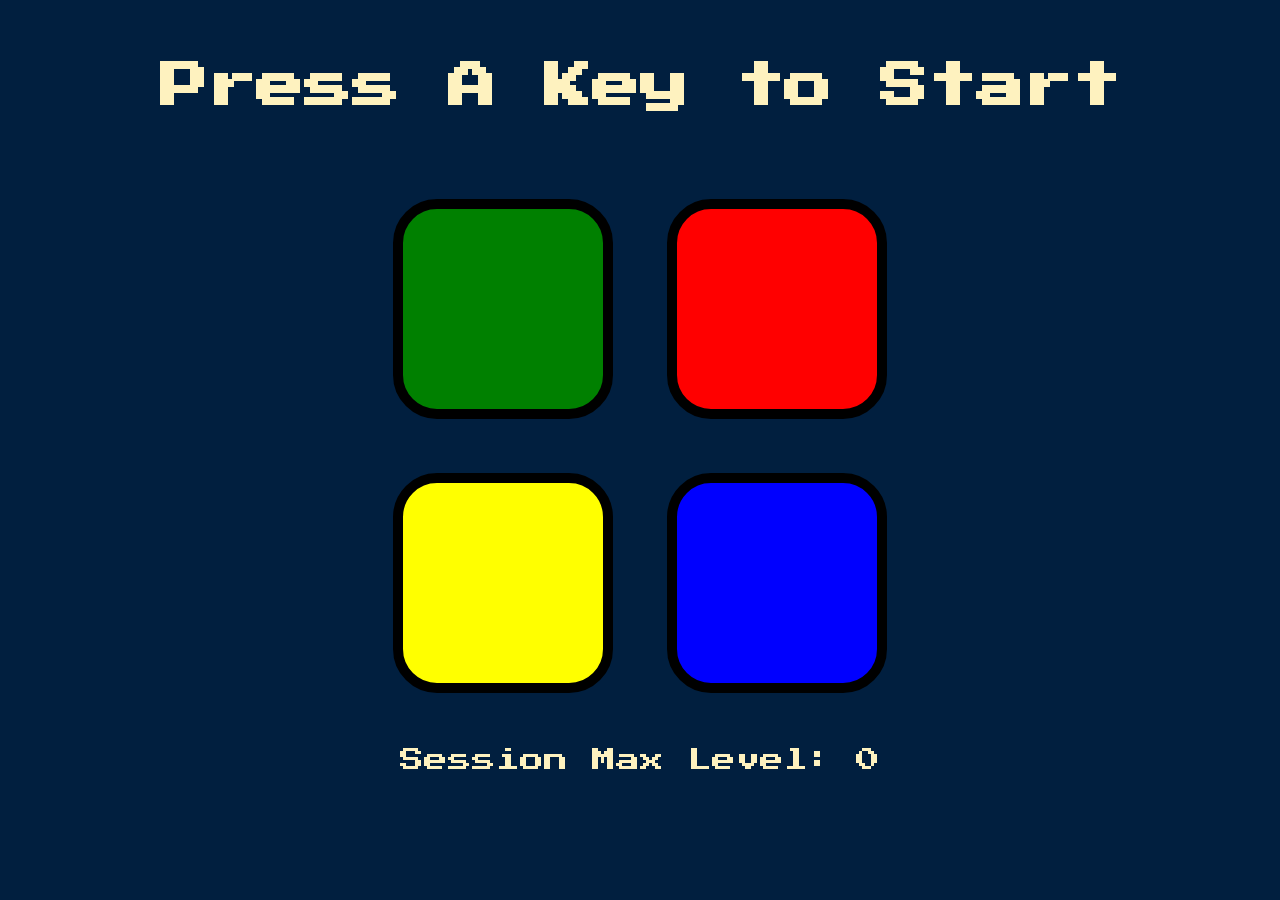
<file: mini-projects/Simon+Game+Challenge+Starting+Files/Simon Game Challenge Starting Files/index.html>
<!DOCTYPE html>
<html lang="en" dir="ltr">

<head>
  <meta charset="utf-8">
  <title>Simon</title>
  <link rel="stylesheet" href="styles.css">
  <link href="https://fonts.googleapis.com/css?family=Press+Start+2P" rel="stylesheet">
</head>

<body>
  <h1 id="level-title">Press A Key to Start</h1>
  <div class="container">
    <div lass="row">

      <div type="button" id="green" class="btn green">

      </div>

      <div type="button" id="red" class="btn red">

      </div>
    </div>

    <div class="row">

      <div type="button" id="yellow" class="btn yellow">

      </div>
      <div type="button" id="blue" class="btn blue">

      </div>

    </div>

  </div>

  <script src="https://ajax.googleapis.com/ajax/libs/jquery/3.7.1/jquery.min.js"></script>
  <script src="game.js"></script>
</body>

</html>
</file>
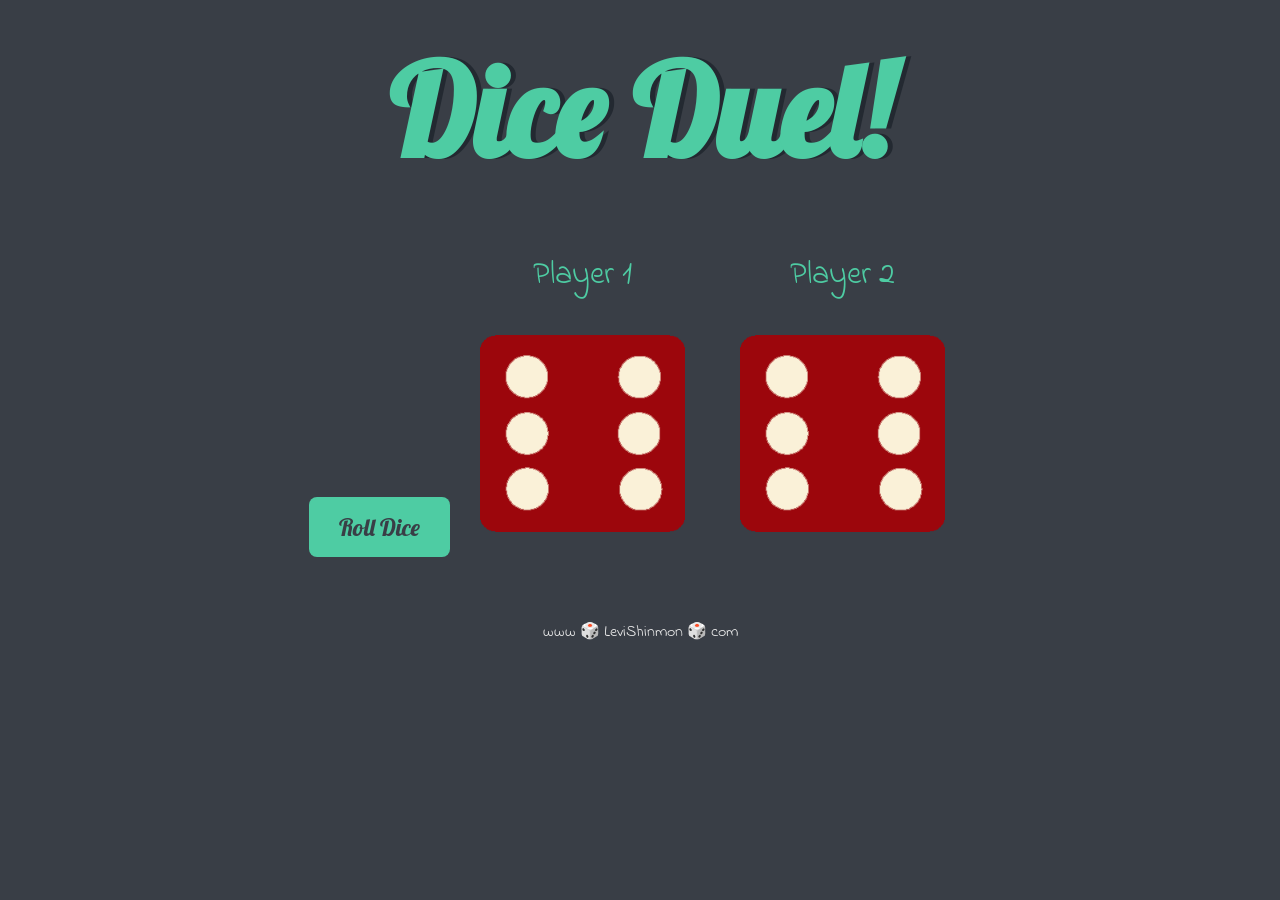
<file: mini-projects/Dicee+Challenge+-+Starting+Files/dicee.html>
<!DOCTYPE html>
<html lang="en" dir="ltr">
  <head>
    <meta charset="utf-8" />
    <title>Dicee</title>
    <link rel="stylesheet" href="styles.css" />
    <link
      href="https://fonts.googleapis.com/css?family=Indie+Flower|Lobster"
      rel="stylesheet"
    />
  </head>
  <body>
    <div class="container">
      <h1>Dice Duel!</h1>
      <button id="rollButton">Roll Dice</button>

      <div class="dice">
        <p>Player 1</p>
        <img class="img1" src="images/dice6.png" />
      </div>

      <div class="dice">
        <p>Player 2</p>
        <img class="img2" src="images/dice6.png" />
      </div>
    </div>

    <footer>www 🎲 LeviShinmon 🎲 com</footer>
    <script src="dice.js" charset="utf-8"></script>
  </body>
</html>
</file>
<file: style.css>
/* ============================================================
   Adni Onoh — Interactive Resume
   Theme: Terminal · Green primary · Amber secondary
   ============================================================ */

:root {
  --bg: #0d0d0c;
  --bg-elev: #161614;
  --bg-soft: #1c1c1a;
  --fg: #e8e6df;
  --fg-dim: #9a958a;
  --fg-faint: #727064;     /* darkened from #56524a for AA contrast on UI labels */
  --accent: #7ec699;       /* sage green — primary */
  --accent-dim: #5fa97a;
  --magenta: #d96f9e;      /* tools */
  --cyan: #7fb3c4;         /* web */
  --violet: #b794d9;       /* fun & demos */
  --secondary: #ffb454;    /* warm amber — current status badge */
  /* --highlight: #c08bf0;    violet — highlights heading + card edge */
  --highlight: #FFDF00;
  --play: #4fc7d4;         /* teal — play/launch buttons */
  --red: #e06c75;
  --border: rgba(126, 198, 153, 0.15);
  --grid: rgba(255, 255, 255, 0.025);
}

/* Light mode — HackerRank-inspired editor palette
   All foreground colors meet WCAG AA (4.5:1 for text, 3:1 for UI). */
[data-theme="light"] {
  --bg: #f8f9fa;
  --bg-elev: #ffffff;
  --bg-soft: #eef0f3;
  --fg: #1a2734;
  --fg-dim: #5b6573;
  --fg-faint: #737b87;     /* darkened from #8a93a0 for AA on white surfaces */
  --accent: #247a44;       /* darkened from #2c8d4f to pass AA (4.5+:1 vs white) */
  --accent-dim: #1f6a3a;
  --magenta: #b13f73;
  --cyan: #2d7a8e;
  --violet: #7c4dac;
  --secondary: #9e5d10;    /* darkened from #c97d2a to pass AA (4.95:1 vs white) */
  /* --highlight: #7c3a9e;    violet — AA on white (~5.3:1) */
  --highlight: #CFB53B;
  --play: #0e7d8c;         /* teal — AA on white (~4.7:1) */
  --red: #c44a4a;
  --border: rgba(36, 122, 68, 0.18);
  --grid: rgba(0, 0, 0, 0.025);
}

/* Smooth theme transitions */
body, .window-chrome, .skill-block, .project, .entry, .stat,
.contact-card, .cert-card, .demo-note, .bar-track, .bar-fill,
.filter-chip, .animate-btn, .cat-tag, .play-link, .repo-link,
.hero-links a, .command-input, .process-col {
  transition: background-color 0.25s ease, color 0.25s ease,
              border-color 0.25s ease, box-shadow 0.25s ease;
}

/* ============================================================
   Accessibility
   ============================================================ */

.skip-link {
  position: absolute;
  top: -100px;
  left: 12px;
  z-index: 200;
  padding: 10px 16px;
  background: var(--accent);
  color: var(--bg);
  text-decoration: none;
  font-family: 'JetBrains Mono', monospace;
  font-size: 12px;
  font-weight: 500;
  letter-spacing: 0.05em;
  border-radius: 4px;
  transition: top 0.18s ease;
}
.skip-link:focus {
  top: 12px;
  outline: 2px solid var(--secondary);
  outline-offset: 2px;
}

a:focus-visible,
button:focus-visible,
input:focus-visible,
.contact-card:focus-visible,
.cert-card:focus-visible,
.skill-list li:focus-visible {
  outline: 2px solid var(--accent);
  outline-offset: 2px;
  border-radius: 2px;
}
.command-input:focus-visible {
  outline: none;
}

@media (prefers-reduced-motion: reduce) {
  *, *::before, *::after {
    animation-duration: 0.001ms !important;
    animation-iteration-count: 1 !important;
    transition-duration: 0.001ms !important;
    scroll-behavior: auto !important;
  }
  .section { opacity: 1; transform: none; }
  .status::before, .current-tag::before { animation: none; }
  .theme-toggle:hover .theme-icon { transform: none; }
  .bar-fill { transition: width 0.001ms; }
  .bar-fill::after { display: none; }
}

* { box-sizing: border-box; margin: 0; padding: 0; }

html { scroll-behavior: smooth; }

body {
  background: var(--bg);
  background-image:
    linear-gradient(var(--grid) 1px, transparent 1px),
    linear-gradient(90deg, var(--grid) 1px, transparent 1px);
  background-size: 32px 32px;
  color: var(--fg);
  font-family: 'JetBrains Mono', ui-monospace, monospace;
  font-size: 14px;
  line-height: 1.65;
  min-height: 100vh;
  letter-spacing: 0.01em;
  overflow-x: hidden;
}

body::before {
  content: '';
  position: fixed;
  inset: 0;
  background: radial-gradient(ellipse at center, transparent 0%, transparent 60%, rgba(0,0,0,0.5) 100%);
  pointer-events: none;
  z-index: 100;
  transition: background 0.25s ease;
}
[data-theme="light"] body::before {
  background: radial-gradient(ellipse at center, transparent 0%, transparent 70%, rgba(0,0,0,0.04) 100%);
}

/* ============================================================
   Window chrome (top bar)
   ============================================================ */
.window-chrome {
  position: sticky;
  top: 0;
  z-index: 50;
  background: var(--bg-elev);
  border-bottom: 1px solid var(--border);
  padding: 12px 20px;
  display: flex;
  align-items: center;
  gap: 16px;
  backdrop-filter: blur(8px);
}

.dots { display: flex; gap: 7px; flex-shrink: 0; }
.dot { width: 11px; height: 11px; border-radius: 50%; }
.dot-r { background: #ff5f56; }
.dot-y { background: #ffbd2e; }
.dot-g { background: #27c93f; }

.window-title {
  flex: 1;
  min-width: 0;
  display: flex;
  align-items: center;
  justify-content: center;
  gap: 6px;
  font-size: 12px;
  color: var(--fg-dim);
}
.window-title .prefix { color: var(--fg-dim); }
.window-title .prefix .path { color: var(--fg); }
.window-title .prompt-glyph { color: var(--magenta); margin-right: 2px; }

.command-input-wrap {
  position: relative;
  display: inline-flex;
  align-items: center;
  gap: 4px;
  flex: 1 1 auto;
  min-width: 0;
  max-width: 480px;
}
.command-input {
  flex: 1;
  background: transparent;
  border: none;
  outline: none;
  color: var(--fg);
  font-family: 'JetBrains Mono', ui-monospace, monospace;
  font-size: 12px;
  letter-spacing: 0.01em;
  padding: 4px 0;
  width: 100%;
  min-width: 0;
  caret-color: var(--accent);
}
.command-input::placeholder {
  color: var(--fg-faint);
  font-style: italic;
  opacity: 0.85;
}
.command-input.error {
  color: var(--red);
  animation: shake 0.35s;
}
.command-input.success {
  color: var(--accent);
}
@keyframes shake {
  0%, 100% { transform: translateX(0); }
  25% { transform: translateX(-3px); }
  75% { transform: translateX(3px); }
}

.window-tabs {
  display: flex;
  gap: 20px;
  font-size: 12px;
  flex-shrink: 0;
}
.window-tabs a {
  color: var(--fg-dim);
  text-decoration: none;
  transition: color 0.2s;
}
.window-tabs a:hover { color: var(--accent); }

.theme-toggle {
  display: inline-flex;
  align-items: center;
  gap: 6px;
  margin-left: 8px;
  padding: 5px 10px;
  font-family: 'JetBrains Mono', monospace;
  font-size: 11px;
  color: var(--fg-dim);
  background: transparent;
  border: 1px solid var(--border);
  cursor: pointer;
  letter-spacing: 0.05em;
  text-transform: lowercase;
  transition: all 0.2s;
  flex-shrink: 0;
}
.theme-toggle:hover {
  color: var(--accent);
  border-color: var(--accent);
  background: var(--bg-soft);
}
.theme-toggle .theme-icon {
  font-size: 13px;
  display: inline-block;
  transition: transform 0.4s ease;
}
.theme-toggle:hover .theme-icon { transform: rotate(180deg); }

/* ============================================================
   Main container
   ============================================================ */
.shell {
  max-width: 980px;
  margin: 0 auto;
  padding: 48px 32px 96px;
}

.prompt {
  color: var(--accent);
  font-weight: 500;
  user-select: none;
}
.prompt::before { content: '$ '; color: var(--magenta); }

.section {
  margin: 64px 0;
  opacity: 0;
  transform: translateY(8px);
  animation: rise 0.7s ease forwards;
}
.section:nth-child(1) { animation-delay: 0.05s; }
.section:nth-child(2) { animation-delay: 0.15s; }
.section:nth-child(3) { animation-delay: 0.25s; }
.section:nth-child(4) { animation-delay: 0.35s; }
.section:nth-child(5) { animation-delay: 0.45s; }

@keyframes rise {
  to { opacity: 1; transform: translateY(0); }
}

.cmd {
  font-size: 13px;
  color: var(--fg-dim);
  margin-bottom: 20px;
  display: flex;
  align-items: baseline;
  gap: 8px;
}
.cmd .out { color: var(--fg-faint); margin-left: 12px; font-size: 11px; }
.cmd-demo { margin-top: 64px; }

/* ============================================================
   Hero
   ============================================================ */
.hero {
  margin-top: 24px;
  padding: 40px 0 32px;
  border-bottom: 1px dashed var(--border);
}

.hero-meta {
  display: flex;
  gap: 14px;
  align-items: center;
  font-size: 11px;
  color: var(--fg-faint);
  margin-bottom: 24px;
  flex-wrap: wrap;
}
.status {
  display: inline-flex;
  align-items: center;
  gap: 6px;
}
.status::before {
  content: '';
  width: 7px;
  height: 7px;
  border-radius: 50%;
  background: var(--secondary);
  box-shadow: 0 0 8px var(--secondary);
  animation: pulse 2s ease infinite;
}
@keyframes pulse { 50% { opacity: 0.4; } }

.location-clock {
  display: inline-flex;
  align-items: baseline;
  gap: 6px;
  flex-wrap: wrap;
}
.clock {
  color: var(--accent);
  display: inline-flex;
  align-items: baseline;
  gap: 6px;
  font-family: 'JetBrains Mono', monospace;
}
.clock .clock-sep { color: var(--fg-faint); }

.hero h1 {
  font-family: 'JetBrains Mono', monospace;
  font-size: clamp(2.4rem, 6vw, 4rem);
  font-weight: 700;
  line-height: 1.05;
  letter-spacing: -0.03em;
  margin-bottom: 16px;
}
.hero h1 .accent { color: var(--accent); }
.hero h1 .dim { color: var(--fg-faint); font-weight: 300; }

.hero-tagline {
  color: var(--fg-dim);
  font-size: 15px;
  max-width: 580px;
  margin-bottom: 28px;
  font-family: 'IBM Plex Mono', monospace;
}
.hero-tagline em { color: var(--accent); font-style: normal; }
.tagline-link {
  color: var(--secondary);
  text-decoration: underline;
  text-decoration-color: rgba(255, 180, 84, 0.4);
  text-underline-offset: 3px;
  transition: text-decoration-color 0.2s, color 0.2s;
}
.tagline-link:hover {
  color: var(--secondary);
  text-decoration-color: var(--secondary);
}

.hero-links {
  display: flex;
  gap: 8px;
  flex-wrap: wrap;
  font-size: 12px;
}
.hero-links a {
  color: var(--fg);
  text-decoration: none;
  padding: 8px 14px;
  border: 1px solid var(--border);
  background: var(--bg-elev);
  transition: all 0.2s;
}
.hero-links a:hover {
  border-color: var(--accent);
  color: var(--accent);
  transform: translate(-1px, -1px);
  box-shadow: 2px 2px 0 var(--accent-dim);
}
.hero-links a.primary {
  background: var(--accent);
  color: var(--bg);
  border-color: var(--accent);
}
.hero-links a.primary:hover {
  background: var(--bg);
  color: var(--accent);
}

/* ============================================================
   About
   ============================================================ */
.about-block {
  padding-left: 24px;
  border-left: 2px solid var(--accent-dim);
  font-family: 'IBM Plex Mono', monospace;
  color: var(--fg);
  max-width: 700px;
}
.about-block p { margin-bottom: 12px; }
.about-block .comment { color: var(--fg-faint); font-style: italic; font-size: 12px; }
.about-block .inline-accent { color: var(--accent); }
.inline-accent { color: var(--accent); }
.inline-current { color: var(--secondary); font-weight: 500; }

.stats {
  display: grid;
  grid-template-columns: repeat(auto-fit, minmax(180px, 1fr));
  gap: 1px;
  background: var(--border);
  margin-top: 32px;
  border: 1px solid var(--border);
}
.stat {
  background: var(--bg-elev);
  padding: 18px 20px;
}
.stat-label {
  font-size: 10px;
  text-transform: uppercase;
  letter-spacing: 0.12em;
  color: var(--fg-faint);
  margin-bottom: 6px;
}
.stat-value { color: var(--accent); font-size: 15px; font-weight: 500; }

/* ============================================================
   Experience entries
   ============================================================ */
.entry {
  padding: 24px 0;
  border-bottom: 1px dashed var(--border);
  display: grid;
  grid-template-columns: 140px 1fr;
  gap: 24px;
}
.entry:last-child { border-bottom: none; }
.entry-meta {
  color: var(--fg-faint);
  font-size: 11px;
  letter-spacing: 0.05em;
}
.entry-title {
  font-size: 16px;
  color: var(--fg);
  margin-bottom: 4px;
  font-weight: 500;
}
.entry-title .at { color: var(--accent); }
.entry-role { color: var(--fg-dim); font-size: 13px; margin-bottom: 10px; }
.entry-desc { color: var(--fg-dim); font-size: 13px; max-width: 560px; }
.entry-desc ul { margin-top: 8px; list-style: none; padding-left: 4px; }
.entry-desc li {
  padding-left: 16px;
  position: relative;
  margin-bottom: 4px;
}
.entry-desc li::before {
  content: '→';
  position: absolute;
  left: 0;
  color: var(--accent);
}

/* ============================================================
   Skills
   ============================================================ */
.skill-grid {
  display: grid;
  grid-template-columns: repeat(auto-fit, minmax(240px, 1fr));
  gap: 24px;
  margin-top: 12px;
}
.skill-block { padding: 20px; background: var(--bg-elev); border: 1px solid var(--border); }
.skill-block h4 {
  font-size: 11px;
  text-transform: uppercase;
  letter-spacing: 0.12em;
  color: var(--accent);
  margin-bottom: 14px;
  font-weight: 500;
}
.skill-list {
  list-style: none;
  display: flex;
  flex-wrap: wrap;
  gap: 6px;
}
.skill-list li {
  padding: 4px 10px;
  font-size: 12px;
  color: var(--fg);
  background: var(--bg-soft);
  border: 1px solid transparent;
  transition: all 0.15s;
}
.skill-list li:hover {
  border-color: var(--accent);
  color: var(--accent);
}

.css-demo { margin-top: 16px; }
.demo-note {
  background: var(--bg-elev);
  border: 1px dashed var(--border);
  border-left: 3px solid var(--accent);
  padding: 16px 20px;
  font-size: 13px;
  color: var(--fg-dim);
  font-family: 'IBM Plex Mono', monospace;
  margin-bottom: 28px;
  max-width: 760px;
  line-height: 1.6;
}
.demo-note-label { color: var(--accent); font-weight: 500; margin-right: 4px; }
.demo-note code {
  color: var(--magenta);
  background: var(--bg-soft);
  padding: 1px 6px;
  font-size: 12px;
  border-radius: 2px;
}
.demo-note strong { color: var(--fg); font-weight: 500; }

.skill-bars {
  display: grid;
  grid-template-columns: repeat(auto-fit, minmax(280px, 1fr));
  gap: 16px 32px;
  max-width: 760px;
  margin-bottom: 24px;
}
.bar-item { display: flex; flex-direction: column; gap: 6px; }
.bar-row { display: flex; justify-content: space-between; font-size: 12px; }
.bar-name { color: var(--fg); }
.bar-pct { color: var(--fg-faint); font-family: 'JetBrains Mono', monospace; }
.bar-track {
  height: 6px;
  background: var(--bg-elev);
  border: 1px solid var(--border);
  overflow: hidden;
  position: relative;
}
.bar-fill {
  height: 100%;
  width: 0;
  background: linear-gradient(90deg, var(--accent-dim) 0%, var(--accent) 100%);
  transition: width 1.4s cubic-bezier(0.4, 0, 0.2, 1);
  position: relative;
}
.bar-fill::after {
  content: '';
  position: absolute;
  inset: 0;
  background: linear-gradient(90deg, transparent, rgba(255, 255, 255, 0.15), transparent);
  transform: translateX(-100%);
}
.bar-fill.animated::after { animation: shimmer 1.4s ease-out; }
@keyframes shimmer { to { transform: translateX(100%); } }

.animate-btn {
  font-family: 'JetBrains Mono', monospace;
  font-size: 12px;
  color: var(--bg);
  background: var(--accent);
  border: 1px solid var(--accent);
  padding: 10px 18px;
  cursor: pointer;
  transition: all 0.2s;
  letter-spacing: 0.02em;
  display: inline-flex;
  align-items: center;
  gap: 8px;
}
.animate-btn:hover {
  background: transparent;
  color: var(--accent);
  transform: translate(-1px, -1px);
  box-shadow: 2px 2px 0 var(--accent-dim);
}
.animate-btn .btn-prompt { color: var(--bg); opacity: 0.7; font-weight: 500; }
.animate-btn:hover .btn-prompt { color: var(--magenta); opacity: 1; }
.animate-btn.filled {
  background: transparent;
  color: var(--accent);
  border-color: var(--accent-dim);
}
.animate-btn.filled .btn-prompt { color: var(--magenta); opacity: 1; }
.animate-btn.filled:hover {
  background: var(--bg-elev);
  border-color: var(--accent);
}

/* ============================================================
   Highlights — curated top projects (outside the filter grid)
   ============================================================ */
.highlights {
  margin-bottom: 40px;
}
.highlights-head {
  display: flex;
  align-items: baseline;
  gap: 14px;
  margin-bottom: 16px;
  flex-wrap: wrap;
}
.highlights-title {
  font-family: 'JetBrains Mono', monospace;
  font-size: 14px;
  font-weight: 700;
  letter-spacing: 0.08em;
  text-transform: uppercase;
  color: var(--highlight);
}
.highlights-sub {
  font-family: 'IBM Plex Mono', monospace;
  font-size: 12px;
  font-style: italic;
  color: var(--fg-faint);
}

/* Highlight cards: a distinct amber-edged frame, stacked (not in the
   hairline grid the lower projects share). */
.highlights .project-highlight {
  background: var(--bg-elev);
  border: 1px solid var(--border);
  border-left: 2px solid var(--highlight);
  margin-bottom: 14px;
}
.highlights .project-highlight:last-child { margin-bottom: 0; }
.highlights .project-highlight:hover { background: var(--bg-soft); }

/* LFAU trust paragraph spacing inside its card */
.lfau-trust { margin-top: 12px; }

/* ============================================================
   Project filter bar
   ============================================================ */
.filter-bar {
  display: flex;
  flex-wrap: wrap;
  align-items: center;
  gap: 8px;
  margin-bottom: 14px;
}
.filter-label {
  font-size: 11px;
  text-transform: uppercase;
  letter-spacing: 0.12em;
  color: var(--fg-faint);
  margin-right: 4px;
}
.filter-chip {
  font-family: 'JetBrains Mono', monospace;
  font-size: 12px;
  color: var(--fg-dim);
  background: var(--bg-elev);
  border: 1px solid var(--border);
  padding: 6px 12px;
  cursor: pointer;
  transition: all 0.18s;
  letter-spacing: 0.02em;
  display: inline-flex;
  align-items: center;
  gap: 6px;
}
.filter-chip:hover {
  color: var(--accent);
  border-color: var(--accent-dim);
}
.filter-chip.active {
  background: var(--accent);
  color: var(--bg);
  border-color: var(--accent);
}
.filter-chip .count {
  font-size: 10px;
  opacity: 0.7;
  padding: 1px 5px;
  background: rgba(0,0,0,0.18);
  border-radius: 2px;
}
.filter-chip.active .count { background: rgba(255,255,255,0.18); }

.projects-note {
  font-family: 'IBM Plex Mono', monospace;
  font-size: 12px;
  color: var(--fg-faint);
  margin-bottom: 20px;
  font-style: italic;
}

/* ============================================================
   Project cards
   ============================================================ */
.projects { display: grid; gap: 1px; background: var(--border); border: 1px solid var(--border); }
.project {
  background: var(--bg-elev);
  padding: 28px 28px;
  transition: background 0.2s;
}
.project:hover { background: var(--bg-soft); }
.project-header {
  display: flex;
  justify-content: space-between;
  align-items: baseline;
  gap: 16px;
  margin-bottom: 8px;
  flex-wrap: wrap;
}
.project-name {
  font-size: 17px;
  color: var(--fg);
  font-weight: 500;
}
.project-name::before { content: '└─ '; color: var(--accent); margin-right: 6px; }
.project-tech {
  font-size: 11px;
  color: var(--fg-faint);
  letter-spacing: 0.05em;
}
.project-desc { color: var(--fg-dim); font-size: 13px; max-width: 680px; margin-top: 6px; }
.project-desc em { color: var(--accent); font-style: normal; }
.project-desc ul { margin-top: 8px; list-style: none; padding-left: 4px; }
.project-desc li {
  padding-left: 16px;
  position: relative;
  margin-bottom: 3px;
}
.project-desc li::before {
  content: '→';
  position: absolute;
  left: 0;
  color: var(--accent);
}

/* Impact groups inside the Nara card — three subsections (providers / org admins / team)
   each with a small uppercase label and a list of contributions with "why this matters" details */
.impact-group {
  margin-top: 18px;
  padding: 16px 18px;
  background: var(--bg);
  border: 1px solid var(--border);
  border-left: 2px solid var(--accent-dim);
}
.impact-group-label {
  font-family: 'JetBrains Mono', monospace;
  font-size: 10px;
  text-transform: uppercase;
  letter-spacing: 0.18em;
  color: var(--accent);
  margin-bottom: 10px;
  font-weight: 500;
}
.impact-list {
  list-style: none !important;
  padding-left: 0 !important;
  margin-top: 0 !important;
}
.impact-list li {
  padding-left: 16px;
  margin-bottom: 12px;
  line-height: 1.55;
}
.impact-list li:last-child { margin-bottom: 0; }
.impact-list li::before {
  content: '→';
  color: var(--accent);
  position: absolute;
  left: 0;
}
.impact-list li strong {
  color: var(--fg);
  font-weight: 500;
  display: block;
  margin-bottom: 2px;
}
.impact-detail {
  display: block;
  color: var(--fg-dim);
  font-size: 12.5px;
  font-style: italic;
  padding-left: 0;
}
.impact-detail em {
  color: var(--accent);
  font-style: normal;
}
/* Prose-paragraph version of an impact group (replaces the bullet list).
   Slightly smaller and looser than body so it reads inside the bordered box. */
.impact-paragraph {
  font-size: 13px;
  color: var(--fg-dim);
  line-height: 1.65;
  margin: 0;
}
.impact-process {
  margin-top: 16px;
  font-size: 12px;
  color: var(--fg-faint);
  font-family: 'IBM Plex Mono', monospace;
}

/* Repo-private note for academic projects without a public repo link */
.repo-note {
  margin-top: 14px;
  font-size: 11px;
  color: var(--fg-faint);
  font-family: 'IBM Plex Mono', monospace;
  font-style: italic;
  opacity: 0.85;
}

/* Inline kbd for in-prose keyboard hints */
.inline-kbd {
  color: var(--fg);
  background: var(--bg-soft);
  border: 1px solid var(--border);
  padding: 1px 6px;
  font-size: 11px;
  border-radius: 3px;
  font-family: 'JetBrains Mono', monospace;
}

/* Category tags */
.cat-tag {
  font-family: 'JetBrains Mono', monospace;
  font-size: 10px;
  text-transform: uppercase;
  letter-spacing: 0.1em;
  color: var(--accent);
  background: var(--bg-soft);
  border: 1px solid var(--border);
  padding: 2px 8px;
  margin-left: 10px;
  vertical-align: middle;
  font-weight: 400;
  border-radius: 2px;
}
.project[data-category="systems"] .cat-tag { color: var(--accent); border-color: rgba(126, 198, 153, 0.3); }
.project[data-category="web"] .cat-tag { color: var(--cyan); border-color: rgba(127, 179, 196, 0.3); }
.project[data-category="fun"] .cat-tag { color: var(--violet); border-color: rgba(183, 148, 217, 0.3); }
.project[data-category="tools"] .cat-tag { color: var(--magenta); border-color: rgba(217, 111, 158, 0.3); }

.cat-tag-secondary {
  color: var(--cyan) !important;
  border-color: rgba(127, 179, 196, 0.3) !important;
  margin-left: 4px;
}

/* .microservices {
  display: grid;
  grid-template-columns: repeat(auto-fit, minmax(260px, 1fr));
  gap: 1px;
  background: var(--border);
  border: 1px solid var(--border);
  margin: 20px 0 18px;
} */
 

/* .microservice {
  background: var(--bg);
  padding: 14px 16px;
} */

.microservices {
  display: flex;
  flex-wrap: wrap;
  gap: 1px;
  background: var(--border);
  border: 1px solid var(--border);
  margin: 20px 0 18px;
}
.microservice {
  background: var(--bg);
  padding: 14px 16px;
  flex: 1 1 calc(33.333% - 1px);
  min-width: 260px;
}

.microservice-name {
  font-size: 13px;
  color: var(--fg);
  font-weight: 500;
  margin-bottom: 6px;
  display: flex;
  align-items: center;
  gap: 8px;
}
.microservice-lang {
  display: inline-block;
  font-family: 'JetBrains Mono', monospace;
  font-size: 10px;
  text-transform: uppercase;
  letter-spacing: 0.08em;
  color: var(--secondary);
  background: var(--bg-soft);
  border: 1px solid rgba(255, 180, 84, 0.25);
  padding: 1px 7px;
  border-radius: 2px;
  font-weight: 400;
}
.microservice-role {
  font-size: 12px;
  color: var(--fg-dim);
  line-height: 1.5;
}

.microservices-footnote {
  font-size: 12.5px;
  color: var(--fg-dim);
  padding: 14px 16px;
  background: var(--bg);
  border: 1px dashed var(--border);
  border-left: 1px solid var(--secondary);
  margin: 14px 0 12px;
  line-height: 1.6;
  font-family: 'IBM Plex Mono', monospace;
}
.microservices-footnote strong {
  color: var(--secondary);
  font-weight: 500;
}

.microservices-folders {
  font-size: 11px;
  color: var(--fg-faint);
  font-family: 'JetBrains Mono', monospace;
  margin-bottom: 12px;
  letter-spacing: 0.02em;
}
.microservices-folders code {
  color: var(--fg-dim);
  background: var(--bg-soft);
  padding: 1px 6px;
  border-radius: 2px;
  font-size: 11px;
  border: 1px solid var(--border);
}

.current-tag {
  display: inline-flex;
  align-items: center;
  gap: 5px;
  font-family: 'JetBrains Mono', monospace;
  font-size: 10px;
  text-transform: uppercase;
  letter-spacing: 0.1em;
  color: var(--secondary);
  background: rgba(255, 180, 84, 0.08);
  border: 1px solid rgba(255, 180, 84, 0.35);
  padding: 2px 8px;
  margin-left: 6px;
  vertical-align: middle;
  font-weight: 500;
  border-radius: 2px;
}
.current-tag::before {
  content: '';
  width: 6px;
  height: 6px;
  border-radius: 50%;
  background: var(--secondary);
  box-shadow: 0 0 6px var(--secondary);
  animation: pulse 2s ease infinite;
}
[data-theme="light"] .current-tag {
  background: rgba(158, 93, 16, 0.08);
  border-color: rgba(158, 93, 16, 0.4);
}

.project-actions {
  display: flex;
  flex-wrap: wrap;
  gap: 10px;
  margin-top: 14px;
}
.play-link, .repo-link {
  display: inline-flex;
  align-items: center;
  gap: 8px;
  padding: 8px 14px;
  font-family: 'JetBrains Mono', monospace;
  font-size: 12px;
  text-decoration: none;
  letter-spacing: 0.02em;
  transition: all 0.2s;
}
.play-link {
  color: var(--play);
  background: var(--bg-soft);
  border: 1px solid rgba(79, 199, 212, 0.25);
}
.play-link:hover {
  background: var(--play);
  color: var(--bg);
  border-color: var(--play);
  transform: translate(-1px, -1px);
  box-shadow: 2px 2px 0 rgba(79, 199, 212, 0.3);
}
.repo-link {
  color: var(--accent);
  background: var(--bg-soft);
  border: 1px solid var(--border);
}
.repo-link:hover {
  background: var(--accent);
  color: var(--bg);
  border-color: var(--accent);
  transform: translate(-1px, -1px);
  box-shadow: 2px 2px 0 var(--accent-dim);
}

.project[data-category] {
  transition: opacity 0.25s, transform 0.25s, max-height 0.3s;
}
.project.hidden { display: none; }

/* ============================================================
   Process & Practice
   ============================================================ */
.process-intro {
  font-family: 'IBM Plex Mono', monospace;
  font-size: 14px;
  color: var(--fg-dim);
  max-width: 740px;
  margin-bottom: 32px;
  padding-left: 24px;
  border-left: 2px solid var(--accent-dim);
}

.process-grid {
  display: grid;
  grid-template-columns: repeat(auto-fit, minmax(320px, 1fr));
  gap: 1px;
  background: var(--border);
  border: 1px solid var(--border);
}

.process-col {
  background: var(--bg-elev);
  padding: 28px 30px;
}

.process-col-title {
  font-size: 17px;
  color: var(--fg);
  font-weight: 500;
  margin-bottom: 14px;
  letter-spacing: -0.005em;
  display: flex;
  flex-direction: column;
  gap: 4px;
}
.process-col-tag {
  font-family: 'JetBrains Mono', monospace;
  font-size: 10px;
  text-transform: uppercase;
  letter-spacing: 0.18em;
  color: var(--accent);
  font-weight: 500;
}

.process-col-blurb {
  font-size: 13px;
  color: var(--fg-dim);
  margin-bottom: 18px;
  font-family: 'IBM Plex Mono', monospace;
}
.process-col-blurb em {
  color: var(--accent);
  font-style: normal;
}

.process-list {
  list-style: none;
  padding: 0;
}
.process-list li {
  position: relative;
  padding-left: 20px;
  margin-bottom: 12px;
  font-size: 13px;
  color: var(--fg-dim);
  line-height: 1.55;
}
.process-list li:last-child { margin-bottom: 0; }
.process-list li::before {
  content: '→';
  position: absolute;
  left: 0;
  top: 0;
  color: var(--accent);
  font-weight: 500;
}
.process-list li strong {
  color: var(--fg);
  font-weight: 500;
}
.process-list li em {
  color: var(--accent);
  font-style: normal;
}
.process-list li code {
  color: var(--magenta);
  background: var(--bg-soft);
  padding: 1px 5px;
  font-size: 11px;
  border-radius: 2px;
  font-family: 'JetBrains Mono', monospace;
}
.process-list li kbd {
  color: var(--fg);
  background: var(--bg-soft);
  border: 1px solid var(--border);
  padding: 1px 6px;
  font-size: 11px;
  border-radius: 3px;
  font-family: 'JetBrains Mono', monospace;
  box-shadow: 0 1px 0 var(--border);
}

/* ============================================================
   Certifications
   ============================================================ */
.cert-grid {
  display: grid;
  grid-template-columns: repeat(auto-fit, minmax(280px, 1fr));
  gap: 1px;
  background: var(--border);
  border: 1px solid var(--border);
}
.cert-card {
  background: var(--bg-elev);
  padding: 22px 24px;
  text-decoration: none;
  color: inherit;
  display: block;
  transition: background 0.2s;
  position: relative;
}
.cert-card:hover { background: var(--bg-soft); }
.cert-card:hover .cert-link { color: var(--accent); }
.cert-issuer {
  font-family: 'JetBrains Mono', monospace;
  font-size: 10px;
  text-transform: uppercase;
  letter-spacing: 0.15em;
  color: var(--fg-faint);
  margin-bottom: 8px;
}
.cert-title {
  font-size: 16px;
  color: var(--fg);
  font-weight: 500;
  margin-bottom: 14px;
}
.cert-link {
  font-family: 'JetBrains Mono', monospace;
  font-size: 11px;
  color: var(--fg-dim);
  transition: color 0.2s;
  letter-spacing: 0.02em;
}

/* ============================================================
   Contact
   ============================================================ */
.contact-grid {
  display: grid;
  grid-template-columns: repeat(auto-fit, minmax(220px, 1fr));
  gap: 12px;
  margin-top: 16px;
}
.contact-card {
  display: block;
  padding: 18px 20px;
  background: var(--bg-elev);
  border: 1px solid var(--border);
  text-decoration: none;
  color: var(--fg);
  transition: all 0.2s;
}
.contact-card:hover {
  border-color: var(--accent);
  transform: translate(-2px, -2px);
  box-shadow: 4px 4px 0 var(--accent-dim);
}
.contact-card-label {
  font-size: 10px;
  color: var(--fg-faint);
  text-transform: uppercase;
  letter-spacing: 0.12em;
  margin-bottom: 4px;
}
.contact-card-value { font-size: 13px; color: var(--accent); }

/* ============================================================
   Footer
   ============================================================ */
footer {
  margin-top: 80px;
  padding-top: 20px;
  border-top: 1px dashed var(--border);
  color: var(--fg-faint);
  font-size: 11px;
  display: flex;
  justify-content: space-between;
  flex-wrap: wrap;
  gap: 12px;
  font-family: 'JetBrains Mono', monospace;
}
footer .accent { color: var(--accent); }
footer .uptime-marker { color: var(--secondary); }

/* ============================================================
   Responsive
   ============================================================ */
@media (max-width: 880px) {
  .window-tabs { display: none; }
  .window-title {
    flex: 1;
    justify-content: flex-start;
  }
  .command-input-wrap {
    flex: 1 1 auto;
    max-width: none;
  }
}

@media (max-width: 640px) {
  .shell { padding: 32px 20px 64px; }
  .entry { grid-template-columns: 1fr; gap: 8px; }
  .hero-meta { font-size: 10px; }
  .theme-toggle .theme-label { display: none; }
  .window-title .prefix { display: none; }
}
</file>
<file: mini-projects/Drum+Kit+Starting+Files/Drum Kit Starting Files/styles.css>
body {
  text-align: center;
  background-color: #283149;
}

h1 {
  font-size: 5rem;
  color: #DBEDF3;
  font-family: "Arvo", cursive;
  text-shadow: 3px 0 #DA0463;

}

footer {
  color: #DBEDF3;
  font-family: sans-serif;
}

.w {
  background-image: url("images/crash.png");
}

.a {
  background-image: url("images/kick.png");
}

.s {
  background-image: url("images/snare.png");
}

.d {
  background-image: url("images/tom1.png");
}

.j {
  background-image: url("images/tom2.png");
}

.k {
  background-image: url("images/tom3.png");
}

.l {
  background-image: url("images/tom4.png");
}

.set {
  margin: 10% auto;
}

.game-over {
  background-color: red;
  opacity: 0.8;
}

.pressed {
  box-shadow: 0 3px 4px 0 #DBEDF3;
  opacity: 0.5;
}

.red {
  color: red;
}

.drum {
  outline: none;
  border: 10px solid #404B69;
  font-size: 5rem;
  font-family: 'Arvo', cursive;
  line-height: 2;
  font-weight: 900;
  color: #DA0463;
  text-shadow: 3px 0 #DBEDF3;
  border-radius: 15px;
  display: inline-block;
  width: 150px;
  height: 150px;
  text-align: center;
  margin: 10px;
  background-color: white;
}
</file>
<file: mini-projects/Simon+Game+Challenge+Starting+Files/Simon Game Challenge Starting Files/styles.css>
body {
  text-align: center;
  background-color: #011F3F;
}

#level-title {
  font-family: 'Press Start 2P', cursive;
  font-size: 3rem;
  margin:  5%;
  color: #FEF2BF;
}

.container {
  display: block;
  width: 50%;
  margin: auto;

}

.btn {
  margin: 25px;
  display: inline-block;
  height: 200px;
  width: 200px;
  border: 10px solid black;
  border-radius: 20%;
}

.game-over {
  background-color: red;
  opacity: 0.8;
}

.red {
  background-color: red;
}

.green {
  background-color: green;
}

.blue {
  background-color: blue;
}

.yellow {
  background-color: yellow;
}

.pressed {
  box-shadow: 0 0 20px white;
  background-color: grey;
}

/* New style for session score */
#session-score {
  color: #FEF2BF;
  font-family: 'Press Start 2P', cursive;
  font-size: 1.5rem;
  margin-top: 2%; /* Add some margin from the elements above */
}
</file>
<file: mini-projects/Dicee+Challenge+-+Starting+Files/styles.css>
.container {
  width: 70%;
  margin: auto;
  text-align: center;
}

.dice {
  text-align: center;
  display: inline-block;

}

body {
  background-color: #393E46;
}

h1 {
  margin: 30px;
  font-family: 'Lobster', cursive;
  text-shadow: 5px 0 #232931;
  font-size: 8rem;
  color: #4ECCA3;
}

p {
  font-size: 2rem;
  color: #4ECCA3;
  font-family: 'Indie Flower', cursive;
}

img {
  width: 80%;
}

footer {
  margin-top: 5%;
  color: #EEEEEE;
  text-align: center;
  font-family: 'Indie Flower', cursive;

}











/* Add to your styles.css for the new button */
#rollButton {
    background-color: #4ECCA3; /* Matches your h1 color */
    color: #393E46; /* Matches your body background color */
    border: none;
    padding: 15px 30px;
    font-size: 1.5rem;
    font-family: 'Lobster', cursive; /* Matches h1 font */
    border-radius: 8px;
    cursor: pointer; /* Indicates it's clickable */
    margin-top: 20px; /* Space from the h1 */
    transition: background-color 0.3s ease; /* Smooth hover effect */
}

#rollButton:hover {
    background-color: #34a07a; /* A slightly darker shade on hover */
}
</file>
